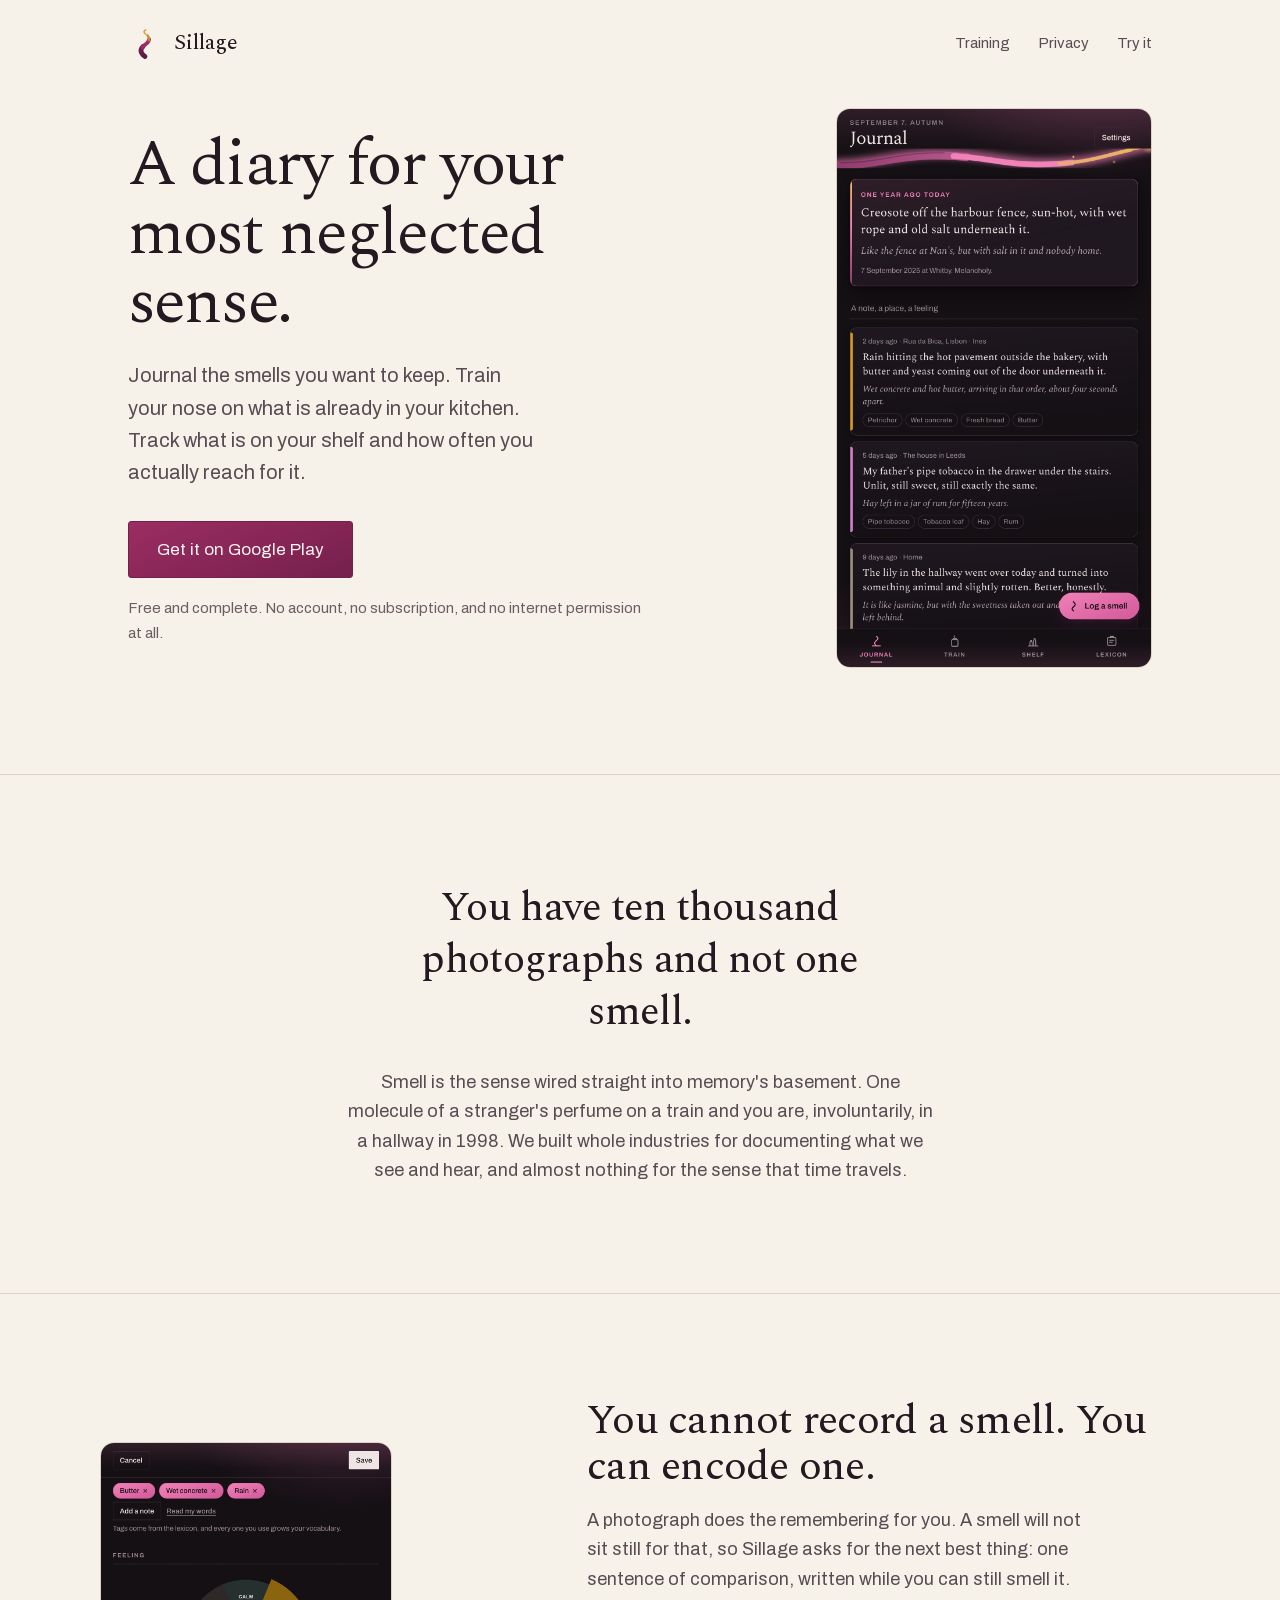
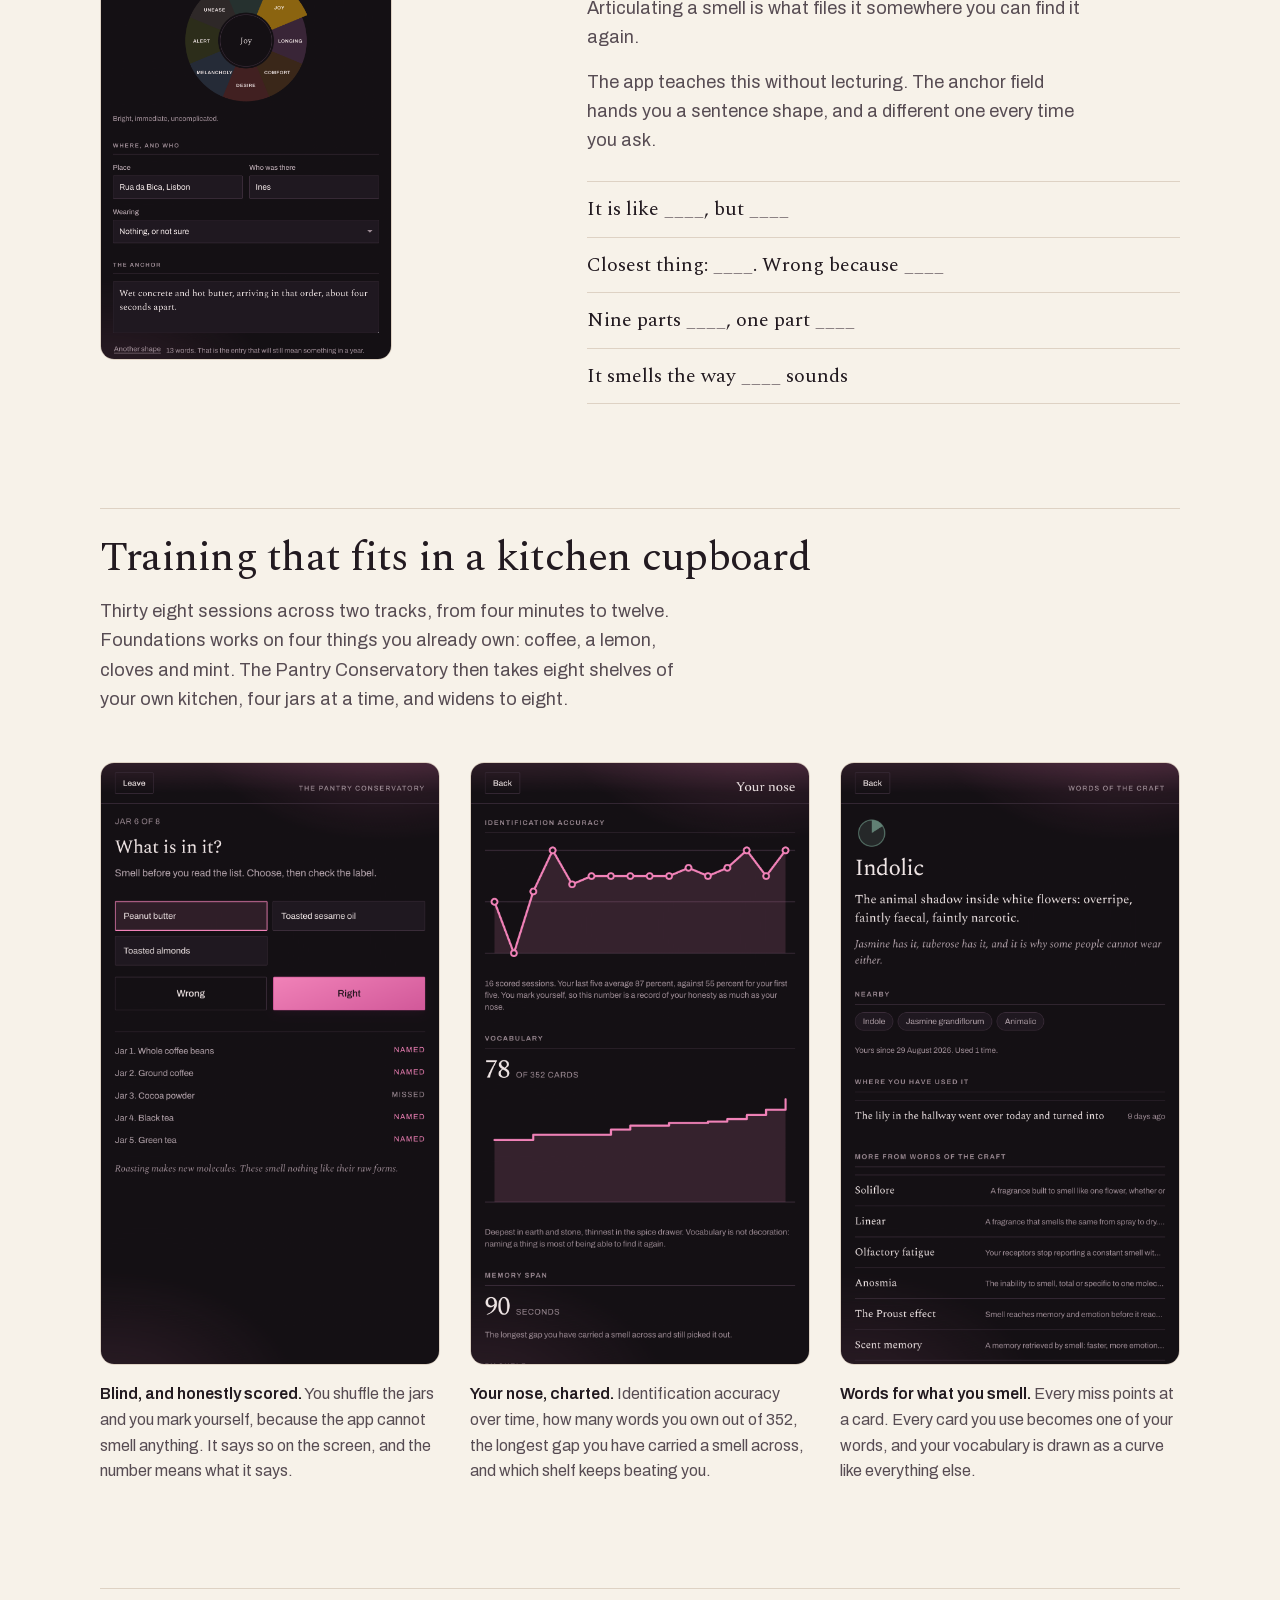
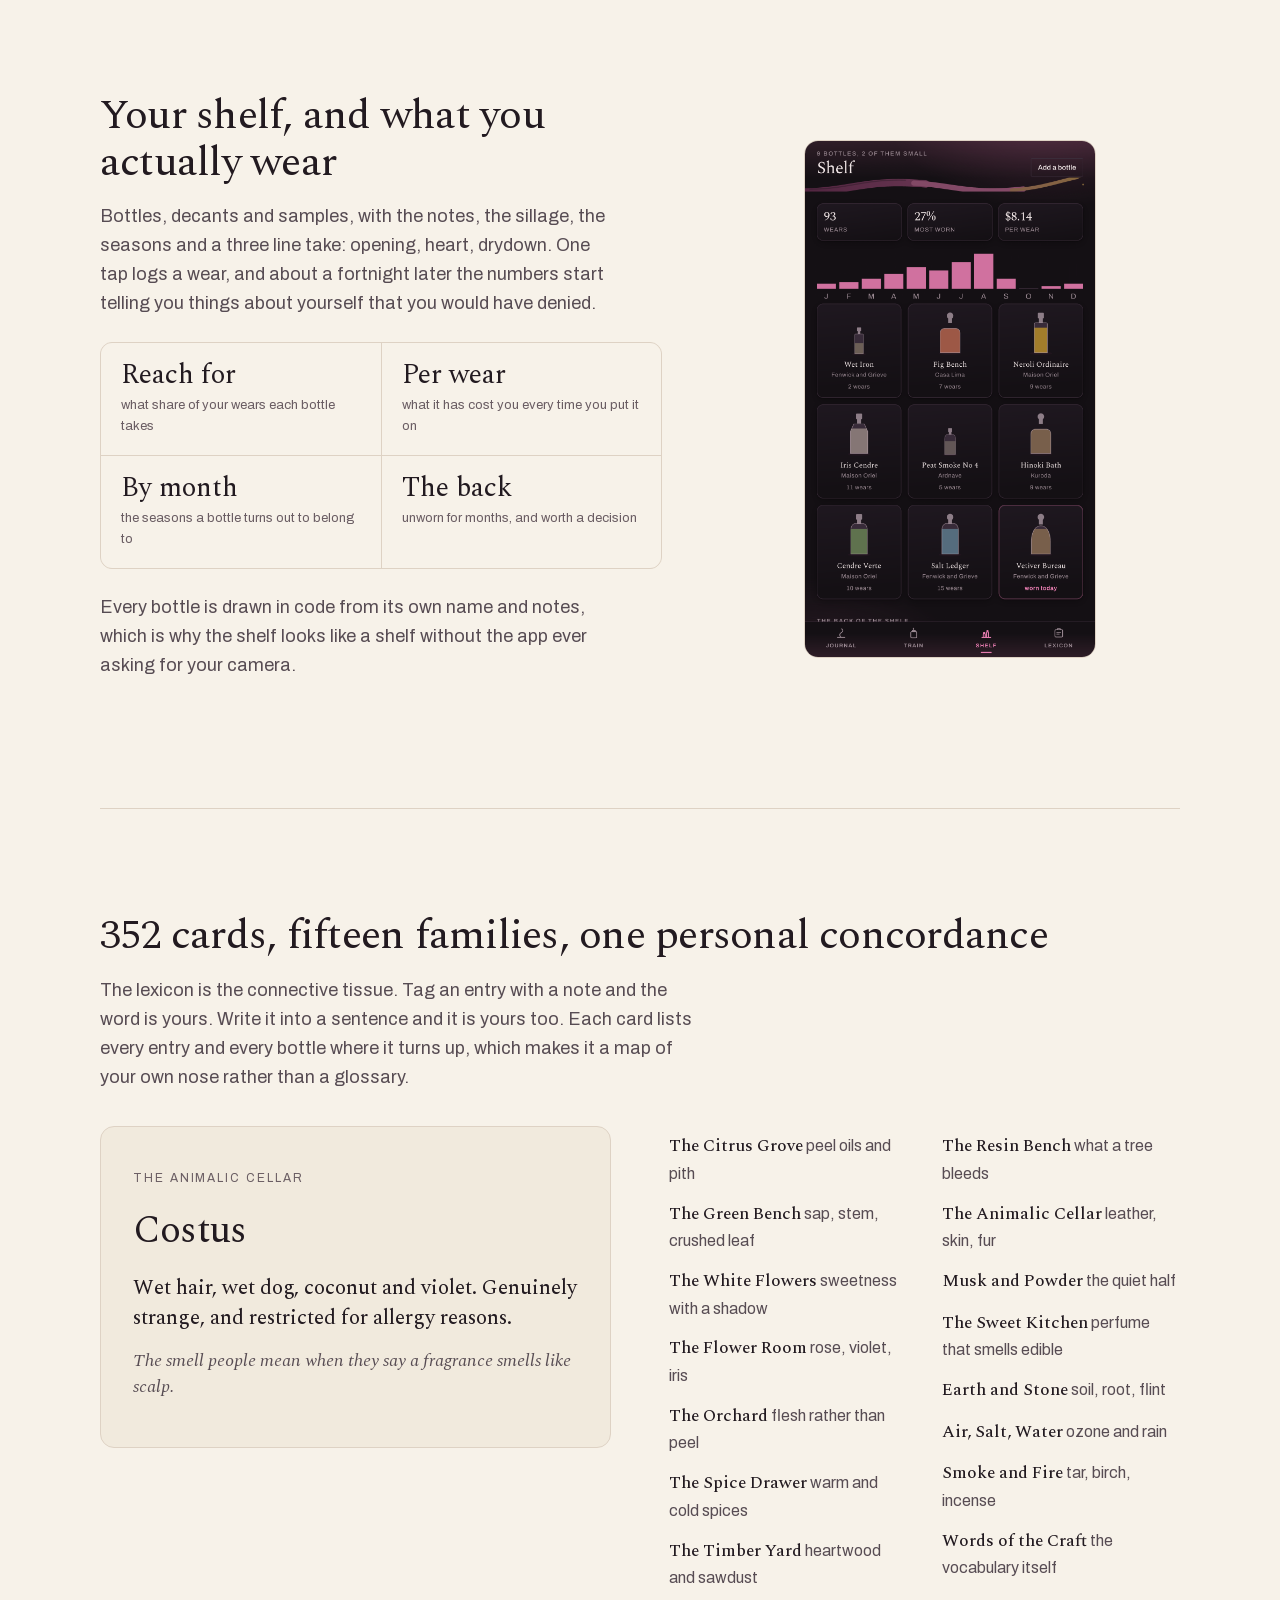
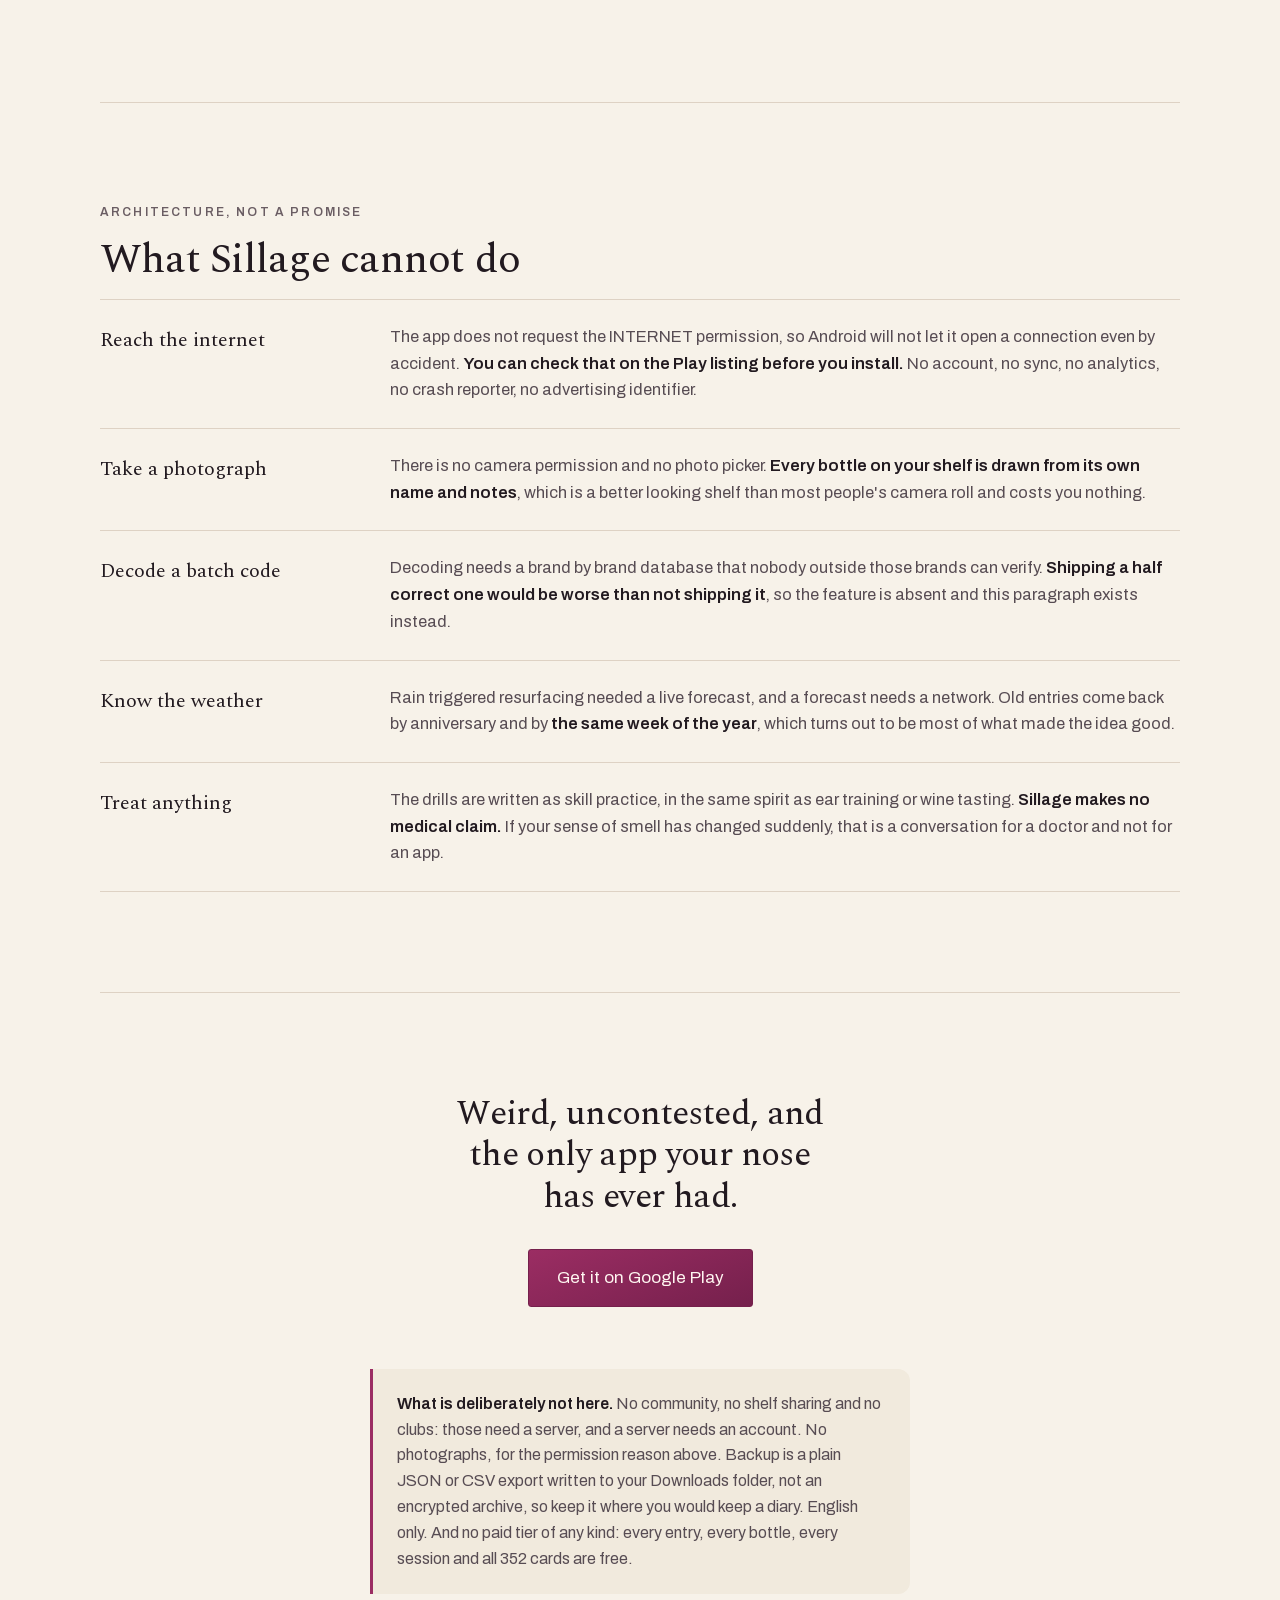
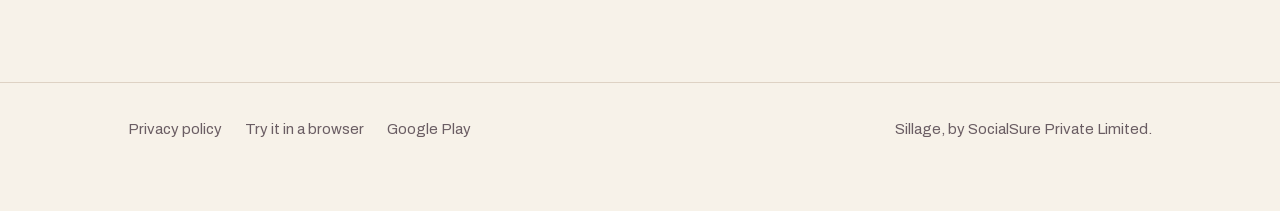
<file: docs/index.html>
<!doctype html>
<html lang="en">
<head>
<meta charset="utf-8">
<meta name="viewport" content="width=device-width, initial-scale=1">
<title>Sillage. A diary for your most neglected sense.</title>
<meta name="description" content="A journal for smells, a training programme for your nose, and a wear log for your perfumes. Offline, private, free, and with no internet permission at all.">
<meta property="og:title" content="Sillage. A diary for your most neglected sense.">
<meta property="og:description" content="You have ten thousand photographs and not one smell. Sillage is a scent journal, a nose-training curriculum and a collection manager, and none of it leaves your phone.">
<meta property="og:type" content="website">
<link rel="icon" href="shots/icon.png">
<link rel="stylesheet" href="fonts/fonts.css">
<style>
  :root {
    color-scheme: light dark;
    --paper: #F7F2E9; --paper-2: #F1EADD; --paper-3: #E9DFCE;
    --ink: #221A20; --soft: #574C53; --faint: #6A5D63;
    --hair: #DED2C4; --accent: #9B2D63; --accent-deep: #75204C; --accent-ink: #FFF6F1;
    --plum: #5A1B46; --gold: #D79A34;
    --sans: "Archivo", "Helvetica Neue", system-ui, -apple-system, sans-serif;
    --serif: "Spectral", Iowan Old Style, Palatino, Georgia, serif;
  }
  @media (prefers-color-scheme: dark) {
    :root { --paper: #141014; --paper-2: #1F1820; --paper-3: #2B212C;
            --ink: #EFE5E5; --soft: #B4A4AC; --faint: #9C8B94;
            --hair: #3A2C39; --accent: #F182B8; --accent-deep: #D2599A; --accent-ink: #1B0F17;
            --plum: #8E3A6C; --gold: #E8B85C; }
  }
  * { box-sizing: border-box; }
  html { scroll-behavior: smooth; }
  body { margin: 0; background: var(--paper); color: var(--ink); font-family: var(--sans);
         font-size: 18px; line-height: 1.62; -webkit-font-smoothing: antialiased; }
  .wrap { max-width: 1080px; margin: 0 auto; padding: 0 28px; }
  a { color: var(--accent); }
  img.shot { width: 100%; height: auto; display: block; border: 1px solid var(--hair); border-radius: 14px; }
  h2 { font-family: var(--serif); font-weight: 400; font-size: clamp(28px, 3.7vw, 42px);
       line-height: 1.1; letter-spacing: -0.018em; margin: 0 0 16px; }
  .eyebrow { font-size: 12px; letter-spacing: .18em; text-transform: uppercase; color: var(--faint);
             margin: 0 0 14px; font-weight: 600; }
  .cta { display: inline-block; background: linear-gradient(158deg, var(--accent), var(--accent-deep));
         color: var(--accent-ink); text-decoration: none;
         padding: 14px 28px; border-radius: 3px; font-size: 17px; border: 1px solid var(--accent-deep); }
  .cta:hover { opacity: .92; }

  nav { display: flex; align-items: center; justify-content: space-between; height: 86px; }
  .mark { display: flex; align-items: center; gap: 12px; font-family: var(--serif); font-size: 22px; }
  .mark svg { width: 34px; height: 34px; display: block; }
  nav a { color: var(--soft); text-decoration: none; font-size: 15px; margin-left: 24px; }
  nav a:hover { color: var(--ink); }

  /* 1. hero: prose left, phone right */
  .hero { display: grid; grid-template-columns: 1.08fr .92fr; gap: 64px; align-items: center; padding: 22px 0 106px; }
  .hero h1 { font-family: var(--serif); font-weight: 400; font-size: clamp(40px, 5.6vw, 66px);
             line-height: 1.04; letter-spacing: -0.028em; margin: 0 0 22px; }
  .hero p.stand { font-size: 20px; color: var(--soft); margin: 0 0 32px; max-width: 34ch; }
  .hero p.under { font-size: 15px; color: var(--faint); margin: 18px 0 0; }
  .hero img { max-width: 316px; margin-left: auto; }

  /* 2. the scene: one centred statement */
  .scene { border-top: 1px solid var(--hair); border-bottom: 1px solid var(--hair); padding: 108px 0; }
  .scene p.big { font-family: var(--serif); font-size: clamp(26px, 3.6vw, 41px); line-height: 1.26;
                 margin: 0 auto; max-width: 22ch; text-align: center; letter-spacing: -0.018em; }
  .scene p.after { font-size: 18px; color: var(--soft); max-width: 54ch; margin: 30px auto 0; text-align: center; }

  /* 3. the anchor: phone left, prose and scaffolds right */
  .anchor { display: grid; grid-template-columns: .84fr 1.16fr; gap: 58px; align-items: center; padding: 104px 0; }
  .anchor img { max-width: 292px; }
  .anchor p { color: var(--soft); margin: 0 0 16px; max-width: 46ch; }
  .scaffolds { margin: 26px 0 0; padding: 0; list-style: none; }
  .scaffolds li { font-family: var(--serif); font-size: 20px; color: var(--ink); padding: 11px 0;
                  border-top: 1px solid var(--hair); }
  .scaffolds li:last-child { border-bottom: 1px solid var(--hair); }
  .scaffolds em { font-style: italic; color: var(--faint); }

  /* 4. the training gallery */
  .gallery { padding: 26px 0 104px; border-top: 1px solid var(--hair); }
  .gallery .lead { color: var(--soft); max-width: 54ch; margin: 0 0 48px; }
  .strip { display: grid; grid-template-columns: repeat(3, 1fr); gap: 30px; }
  .strip figure { margin: 0; }
  .strip figcaption { color: var(--soft); font-size: 16px; margin-top: 16px; }
  .strip figcaption b { color: var(--ink); font-weight: 600; }

  /* 5. the shelf: numbers left, phone right */
  .shelf { display: grid; grid-template-columns: 1.1fr .9fr; gap: 58px; align-items: center;
           padding: 104px 0; border-top: 1px solid var(--hair); }
  .shelf img { max-width: 292px; margin: 0 auto; }
  .shelf p { color: var(--soft); margin: 0 0 24px; max-width: 46ch; }
  .facts { display: grid; grid-template-columns: 1fr 1fr; gap: 1px; background: var(--hair);
           border: 1px solid var(--hair); border-radius: 12px; overflow: hidden; }
  .facts > div { background: var(--paper); padding: 18px 20px; }
  .facts .n { font-family: var(--serif); font-size: 27px; line-height: 1.1; }
  .facts .l { font-size: 13px; color: var(--faint); margin-top: 4px; }

  /* 6. the lexicon: a real card, set as one */
  .lex { padding: 104px 0; border-top: 1px solid var(--hair); }
  .lexgrid { display: grid; grid-template-columns: 1fr 1fr; gap: 58px; align-items: start; margin-top: 34px; }
  .lexcard { background: var(--paper-2); border: 1px solid var(--hair); border-radius: 14px; padding: 30px 32px 26px; }
  .lexcard h3 { font-family: var(--serif); font-weight: 400; font-size: 38px; margin: 0 0 12px; letter-spacing: -0.02em; }
  .lexcard p.w { font-family: var(--serif); font-size: 21px; line-height: 1.42; margin: 0 0 14px; }
  .lexcard p.o { font-family: var(--serif); font-style: italic; font-size: 18px; line-height: 1.48; color: var(--soft); margin: 0 0 20px; }
  .lexcard .fam { font-size: 12px; letter-spacing: .16em; text-transform: uppercase; color: var(--faint); }
  .fams { columns: 2; column-gap: 34px; margin: 0; padding: 0; list-style: none; }
  .fams li { font-size: 16px; color: var(--soft); padding: 7px 0; break-inside: avoid; }
  .fams li b { color: var(--ink); font-weight: 500; font-family: var(--serif); font-size: 17px; }
  .lex .lead { color: var(--soft); max-width: 54ch; margin: 0; }

  /* 7. what it cannot do */
  .cannot { padding: 100px 0; border-top: 1px solid var(--hair); }
  .cannot .row { display: grid; grid-template-columns: 16rem 1fr; gap: 34px; padding: 24px 0;
                 border-top: 1px solid var(--hair); align-items: start; }
  .cannot .row:last-child { border-bottom: 1px solid var(--hair); }
  .cannot .k { font-family: var(--serif); font-size: 20px; }
  .cannot .v { margin: 0; color: var(--soft); font-size: 16.5px; }
  .cannot .v b { color: var(--ink); font-weight: 600; }

  /* 8. close */
  .close { text-align: center; padding: 100px 0 30px; border-top: 1px solid var(--hair); }
  .close p.line { font-family: var(--serif); font-size: clamp(25px, 3.2vw, 35px); max-width: 21ch;
                  margin: 0 auto 32px; line-height: 1.18; letter-spacing: -0.018em; }
  .note { background: var(--paper-2); border-left: 3px solid var(--accent); border-radius: 0 12px 12px 0;
          padding: 22px 24px; font-size: 16px; color: var(--soft); max-width: 60ch; margin: 62px auto 0; text-align: left; }
  .note b { color: var(--ink); font-weight: 600; }

  footer { border-top: 1px solid var(--hair); padding: 34px 0 70px; color: var(--faint); font-size: 15px; margin-top: 58px; }
  footer .row { display: flex; justify-content: space-between; gap: 22px; flex-wrap: wrap; }
  footer a { color: var(--faint); text-decoration: none; margin-right: 20px; }
  footer a:hover { color: var(--ink); }

  @media (max-width: 900px) {
    .hero, .anchor, .shelf, .lexgrid { grid-template-columns: 1fr; gap: 44px; }
    .hero { padding-bottom: 72px; }
    .anchor, .shelf, .lex { padding: 74px 0; }
    .hero img, .anchor img, .shelf img { max-width: 292px; margin: 0 auto; }
    .strip { grid-template-columns: 1fr; gap: 46px; max-width: 320px; margin: 0 auto; }
    .cannot .row { grid-template-columns: 1fr; gap: 10px; }
    .fams { columns: 1; }
    .scene { padding: 76px 0; }
    nav { height: 70px; }
    nav a { margin-left: 16px; font-size: 14px; }
  }
</style>
</head>
<body>

<div class="wrap">
  <nav>
    <span class="mark">
      <svg viewBox="20 16 68 76" aria-hidden="true">
        <defs>
          <linearGradient id="mkbase" x1="0.5" y1="1" x2="0.5" y2="0">
            <stop offset="0" stop-color="var(--plum)"/><stop offset="1" stop-color="var(--accent)"/>
          </linearGradient>
          <linearGradient id="mklift" x1="0.5" y1="1" x2="0.5" y2="0">
            <stop offset="0" stop-color="var(--accent)"/><stop offset="1" stop-color="var(--gold)"/>
          </linearGradient>
        </defs>
        <path d="M54 84C42 76 42 66 54 58c12-8 12-17.5 1.5-24" fill="none" stroke="url(#mkbase)"
              stroke-width="10.8" stroke-linecap="round" pathLength="100" stroke-dasharray="44 200"/>
        <path d="M54 84C42 76 42 66 54 58c12-8 12-17.5 1.5-24" fill="none" stroke="var(--accent)"
              stroke-width="8.4" stroke-linecap="round" pathLength="100" stroke-dasharray="36 200" stroke-dashoffset="-40"/>
        <path d="M54 84C42 76 42 66 54 58c12-8 12-17.5 1.5-24" fill="none" stroke="url(#mklift)"
              stroke-width="5.2" stroke-linecap="round" pathLength="100" stroke-dasharray="21 200" stroke-dashoffset="-72"/>
        <path d="M55.5 34c-5-3.2-5-7.5.5-9.5" fill="none" stroke="var(--gold)" stroke-width="3.2" stroke-linecap="round"/>
      </svg>
      Sillage
    </span>
    <span>
      <a href="#train">Training</a>
      <a href="#private">Privacy</a>
      <a href="play/">Try it</a>
    </span>
  </nav>

  <header class="hero">
    <div>
      <h1>A diary for your most neglected sense.</h1>
      <p class="stand">Journal the smells you want to keep. Train your nose on what is already in your kitchen. Track what is on your shelf and how often you actually reach for it.</p>
      <a class="cta" href="https://play.google.com/store/apps/details?id=com.mohdshayan.sillage">Get it on Google Play</a>
      <p class="under">Free and complete. No account, no subscription, and no internet permission at all.</p>
    </div>
    <img class="shot" src="shots/01-journal.png" width="1080" height="1920"
         alt="The Journal screen: the trail drawn under the masthead, a memory from one year ago today, then a stream of scent entries with note tags and a coloured edge for the feeling.">
  </header>
</div>

<section class="scene">
  <div class="wrap">
    <p class="big">You have ten thousand photographs and not one smell.</p>
    <p class="after">Smell is the sense wired straight into memory's basement. One molecule of a stranger's
      perfume on a train and you are, involuntarily, in a hallway in 1998. We built whole industries for
      documenting what we see and hear, and almost nothing for the sense that time travels.</p>
  </div>
</section>

<section class="anchor wrap">
  <img class="shot" src="shots/02-entry.png" width="1080" height="1920"
       alt="The entry screen: what you smelled, note tags drawn from the lexicon, an eight-part emotion wheel with Joy selected, and the place and people fields.">
  <div>
    <h2>You cannot record a smell. You can encode one.</h2>
    <p>A photograph does the remembering for you. A smell will not sit still for that, so Sillage asks for
      the next best thing: one sentence of comparison, written while you can still smell it. Articulating a
      smell is what files it somewhere you can find it again.</p>
    <p>The app teaches this without lecturing. The anchor field hands you a sentence shape, and a different
      one every time you ask.</p>
    <ul class="scaffolds">
      <li>It is like <em>____</em>, but <em>____</em></li>
      <li>Closest thing: <em>____</em>. Wrong because <em>____</em></li>
      <li>Nine parts <em>____</em>, one part <em>____</em></li>
      <li>It smells the way <em>____</em> sounds</li>
    </ul>
  </div>
</section>

<section class="gallery wrap" id="train">
  <h2>Training that fits in a kitchen cupboard</h2>
  <p class="lead">Thirty eight sessions across two tracks, from four minutes to twelve. Foundations works on
    four things you already own: coffee, a lemon, cloves and mint. The Pantry Conservatory then takes eight
    shelves of your own kitchen, four jars at a time, and widens to eight.</p>
  <div class="strip">
    <figure>
      <img class="shot" src="shots/03-drill.png" width="1080" height="1920"
           alt="A blind identification round: jar six of eight, a shortlist of the materials still unnamed, and the jars already named or missed listed underneath.">
      <figcaption><b>Blind, and honestly scored.</b> You shuffle the jars and you mark yourself, because the
        app cannot smell anything. It says so on the screen, and the number means what it says.</figcaption>
    </figure>
    <figure>
      <img class="shot" src="shots/04-nose.png" width="1080" height="1920"
           alt="The skill dashboard: an accuracy curve across sixteen scored sessions, a vocabulary growth chart, and a memory span figure of ninety seconds.">
      <figcaption><b>Your nose, charted.</b> Identification accuracy over time, how many words you own out of
        352, the longest gap you have carried a smell across, and which shelf keeps beating you.</figcaption>
    </figure>
    <figure>
      <img class="shot" src="shots/06-lexicon.png" width="1080" height="1920"
           alt="The lexicon card for indolic: what it is, where you meet it, nearby cards, and the journal entry where the word was used.">
      <figcaption><b>Words for what you smell.</b> Every miss points at a card. Every card you use becomes
        one of your words, and your vocabulary is drawn as a curve like everything else.</figcaption>
    </figure>
  </div>
</section>

<section class="shelf wrap">
  <div>
    <h2>Your shelf, and what you actually wear</h2>
    <p>Bottles, decants and samples, with the notes, the sillage, the seasons and a three line take:
      opening, heart, drydown. One tap logs a wear, and about a fortnight later the numbers start telling
      you things about yourself that you would have denied.</p>
    <div class="facts">
      <div><div class="n">Reach for</div><div class="l">what share of your wears each bottle takes</div></div>
      <div><div class="n">Per wear</div><div class="l">what it has cost you every time you put it on</div></div>
      <div><div class="n">By month</div><div class="l">the seasons a bottle turns out to belong to</div></div>
      <div><div class="n">The back</div><div class="l">unworn for months, and worth a decision</div></div>
    </div>
    <p style="margin-top:24px">Every bottle is drawn in code from its own name and notes, which is why the
      shelf looks like a shelf without the app ever asking for your camera.</p>
  </div>
  <img class="shot" src="shots/05-shelf.png" width="1080" height="1920"
       alt="The Shelf screen: nine drawn bottles in a grid with wear counts, a row of statistics, and a strip showing wears by month.">
</section>

<section class="lex wrap">
  <h2>352 cards, fifteen families, one personal concordance</h2>
  <p class="lead">The lexicon is the connective tissue. Tag an entry with a note and the word is yours.
    Write it into a sentence and it is yours too. Each card lists every entry and every bottle where it
    turns up, which makes it a map of your own nose rather than a glossary.</p>
  <div class="lexgrid">
    <div class="lexcard">
      <p class="fam">The Animalic Cellar</p>
      <h3>Costus</h3>
      <p class="w">Wet hair, wet dog, coconut and violet. Genuinely strange, and restricted for allergy reasons.</p>
      <p class="o">The smell people mean when they say a fragrance smells like scalp.</p>
    </div>
    <ul class="fams">
      <li><b>The Citrus Grove</b> peel oils and pith</li>
      <li><b>The Green Bench</b> sap, stem, crushed leaf</li>
      <li><b>The White Flowers</b> sweetness with a shadow</li>
      <li><b>The Flower Room</b> rose, violet, iris</li>
      <li><b>The Orchard</b> flesh rather than peel</li>
      <li><b>The Spice Drawer</b> warm and cold spices</li>
      <li><b>The Timber Yard</b> heartwood and sawdust</li>
      <li><b>The Resin Bench</b> what a tree bleeds</li>
      <li><b>The Animalic Cellar</b> leather, skin, fur</li>
      <li><b>Musk and Powder</b> the quiet half</li>
      <li><b>The Sweet Kitchen</b> perfume that smells edible</li>
      <li><b>Earth and Stone</b> soil, root, flint</li>
      <li><b>Air, Salt, Water</b> ozone and rain</li>
      <li><b>Smoke and Fire</b> tar, birch, incense</li>
      <li><b>Words of the Craft</b> the vocabulary itself</li>
    </ul>
  </div>
</section>

<section class="cannot wrap" id="private">
  <p class="eyebrow">Architecture, not a promise</p>
  <h2>What Sillage cannot do</h2>
  <div class="row"><span class="k">Reach the internet</span>
    <p class="v">The app does not request the INTERNET permission, so Android will not let it open a
      connection even by accident. <b>You can check that on the Play listing before you install.</b> No
      account, no sync, no analytics, no crash reporter, no advertising identifier.</p></div>
  <div class="row"><span class="k">Take a photograph</span>
    <p class="v">There is no camera permission and no photo picker. <b>Every bottle on your shelf is drawn
      from its own name and notes</b>, which is a better looking shelf than most people's camera roll and
      costs you nothing.</p></div>
  <div class="row"><span class="k">Decode a batch code</span>
    <p class="v">Decoding needs a brand by brand database that nobody outside those brands can verify.
      <b>Shipping a half correct one would be worse than not shipping it</b>, so the feature is absent and
      this paragraph exists instead.</p></div>
  <div class="row"><span class="k">Know the weather</span>
    <p class="v">Rain triggered resurfacing needed a live forecast, and a forecast needs a network. Old
      entries come back by anniversary and by <b>the same week of the year</b>, which turns out to be most
      of what made the idea good.</p></div>
  <div class="row"><span class="k">Treat anything</span>
    <p class="v">The drills are written as skill practice, in the same spirit as ear training or wine
      tasting. <b>Sillage makes no medical claim.</b> If your sense of smell has changed suddenly, that is a
      conversation for a doctor and not for an app.</p></div>
</section>

<section class="close wrap">
  <p class="line">Weird, uncontested, and the only app your nose has ever had.</p>
  <a class="cta" href="https://play.google.com/store/apps/details?id=com.mohdshayan.sillage">Get it on Google Play</a>
  <div class="note">
    <b>What is deliberately not here.</b> No community, no shelf sharing and no clubs: those need a server,
    and a server needs an account. No photographs, for the permission reason above. Backup is a plain JSON
    or CSV export written to your Downloads folder, not an encrypted archive, so keep it where you would
    keep a diary. English only. And no paid tier of any kind: every entry, every bottle, every session and
    all 352 cards are free.
  </div>
</section>

<footer>
  <div class="wrap row">
    <span>
      <a href="privacy-policy.html">Privacy policy</a>
      <a href="play/">Try it in a browser</a>
      <a href="https://play.google.com/store/apps/details?id=com.mohdshayan.sillage">Google Play</a>
    </span>
    <span>Sillage, by SocialSure Private Limited.</span>
  </div>
</footer>

</body>
</html>
</file>
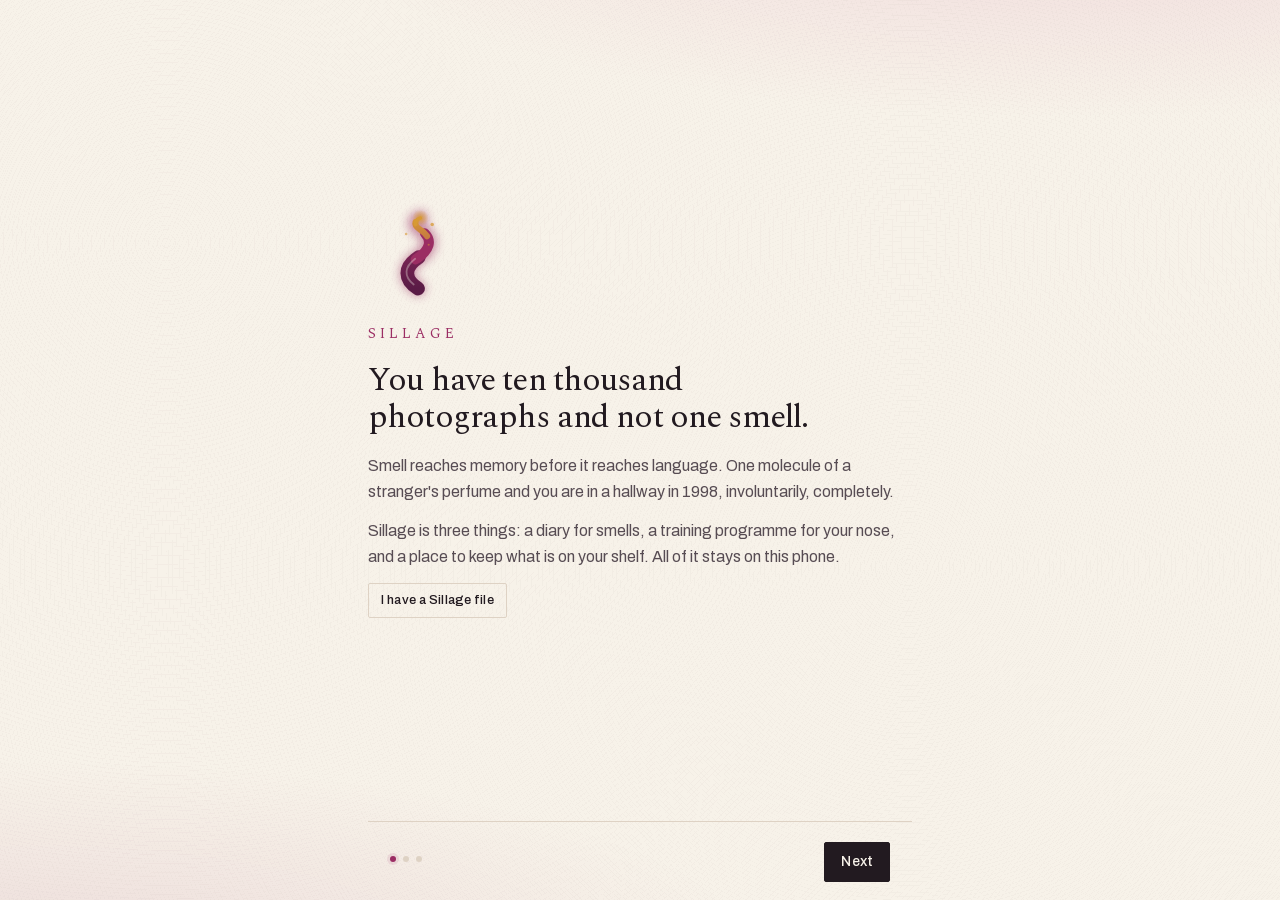
<file: web/index.html>
<!doctype html>
<html lang="en">
<head>
<meta charset="utf-8">
<meta name="viewport" content="width=device-width, initial-scale=1, maximum-scale=1, user-scalable=no, viewport-fit=cover">
<meta name="color-scheme" content="light dark">
<title>Sillage</title>
<link rel="icon" href="data:,">
<link rel="stylesheet" href="fonts/fonts.css">
<link rel="stylesheet" href="css/style.css">
</head>
<body>

<main id="stage">

  <!-- ONBOARDING -->
  <section class="screen" id="onboard" hidden>
    <div class="ob-track">
      <article class="ob-card" data-step="0">
        <span class="ob-mark" id="obMark" aria-hidden="true"></span>
        <p class="ob-kicker">Sillage</p>
        <h1 class="ob-line">You have ten thousand photographs and not one smell.</h1>
        <p class="ob-sub">Smell reaches memory before it reaches language. One molecule of a stranger's perfume and you are in a hallway in 1998, involuntarily, completely.</p>
        <p class="ob-sub">Sillage is three things: a diary for smells, a training programme for your nose, and a place to keep what is on your shelf. All of it stays on this phone.</p>
        <div class="btnrow">
          <label class="btn ghost small filelabel">I have a Sillage file<input type="file" id="obRestore" accept=".json" hidden></label>
        </div>
        <p class="ob-note" id="obRestoreNote"></p>
      </article>

      <article class="ob-card" data-step="1">
        <h2 class="ob-line small">You cannot record a smell. You can encode one.</h2>
        <p class="ob-sub">The trick is comparison. An adjective evaporates; a comparison sticks. Every entry asks you for one sentence of it, and hands you a shape to fill in.</p>
        <div class="field">
          <label for="obAnchor">Try it now. Something you can smell, or remember smelling.</label>
          <textarea id="obAnchor" rows="3" maxlength="240" placeholder="It is like wet cardboard and oranges, but warmer"></textarea>
          <p class="help" id="obAnchorNote">This is the whole technique. It gets easier immediately.</p>
        </div>
      </article>

      <article class="ob-card" data-step="2">
        <h2 class="ob-line small">A few minutes, most mornings.</h2>
        <p class="ob-sub">Training is short and it uses what is already in your kitchen. Coffee, a lemon, cloves and mint will get you through the first week.</p>
        <div class="field row spread">
          <div><label for="obRemind">Remind me to train</label>
            <p class="help">One notification, composed on this device. You can turn it off at any time.</p></div>
          <input type="checkbox" id="obRemind">
        </div>
        <div class="field row">
          <div class="half"><label for="obTime">At</label><input type="time" id="obTime" value="07:00"></div>
          <div class="half"><label for="obHemi">You are in the</label>
            <select id="obHemi">
              <option value="north">Northern hemisphere</option>
              <option value="south">Southern hemisphere</option>
            </select></div>
        </div>
        <p class="help">The hemisphere is only used to decide which season an entry belongs to, so that a cold first morning surfaces last year's cold first morning.</p>
      </article>
    </div>

    <div class="ob-foot">
      <div class="ob-dots" id="obDots"></div>
      <div class="btnrow tight">
        <button class="btn ghost small" id="obBack" hidden>Back</button>
        <button class="btn" id="obNext">Next</button>
      </div>
    </div>
  </section>

  <!-- JOURNAL -->
  <section class="screen view" id="v-journal" hidden>
    <div class="topbar mast tall">
      <span class="mastart" id="mastJournal" aria-hidden="true"></span>
      <div>
        <p class="eyebrow" id="journalDay"></p>
        <h1 class="title">Journal</h1>
      </div>
      <button class="btn ghost small" id="toSettings">Settings</button>
    </div>
    <div class="scroller">
      <div id="resurface"></div>
      <div class="searchrow">
        <input type="search" id="entrySearch" placeholder="A note, a place, a feeling" aria-label="Search your entries">
      </div>
      <div id="entryStream"></div>
      <div id="journalEmpty" hidden></div>
      <p class="effort" id="weekLine"></p>
    </div>
    <button class="fab" id="newEntry" aria-label="New entry">
      <svg class="fabmark" viewBox="16 16 76 76" aria-hidden="true" focusable="false">
        <path d="M54 84C42 76 42 66 54 58c12-8 12-17.5 1.5-24" stroke-width="7"/>
        <path d="M55.5 34c-5-3.2-5-7.5.5-9.5" stroke-width="4.6"/>
      </svg>
      <span class="fabtext">Log a smell</span>
    </button>
  </section>

  <!-- TRAIN -->
  <section class="screen view" id="v-train" hidden>
    <div class="topbar mast">
      <span class="mastart" id="mastTrain" aria-hidden="true"></span>
      <div>
        <p class="eyebrow" id="trainEyebrow"></p>
        <h1 class="title">Train</h1>
      </div>
      <button class="btn ghost small" id="toSkill">Your nose</button>
    </div>
    <div class="scroller">
      <div id="todaySession"></div>
      <h2 class="sub">Tracks</h2>
      <div id="trackList"></div>
      <h2 class="sub">How the scoring works</h2>
      <p class="help long">You shuffle the jars and you mark yourself. Sillage cannot smell anything, so the number on your accuracy curve is exactly as honest as you are. Marking a miss is worth more than marking a hit: it is the only way the app knows which shelf to send you back to.</p>
    </div>
  </section>

  <!-- SHELF -->
  <section class="screen view" id="v-shelf" hidden>
    <div class="topbar mast">
      <span class="mastart" id="mastShelf" aria-hidden="true"></span>
      <div>
        <p class="eyebrow" id="shelfCount"></p>
        <h1 class="title">Shelf</h1>
      </div>
      <button class="btn ghost small" id="addBottle">Add a bottle</button>
    </div>
    <div class="scroller">
      <div id="shelfStats"></div>
      <div id="bottleGrid" class="grid"></div>
      <div id="shelfEmpty" hidden></div>
      <div id="neglected"></div>
    </div>
  </section>

  <!-- LEXICON -->
  <section class="screen view" id="v-lexicon" hidden>
    <div class="topbar mast">
      <span class="mastart" id="mastLexicon" aria-hidden="true"></span>
      <div>
        <p class="eyebrow" id="lexEyebrow"></p>
        <h1 class="title">Lexicon</h1>
      </div>
      <button class="btn ghost small" id="lexMode">Yours</button>
    </div>
    <div class="scroller">
      <div class="searchrow">
        <input type="search" id="lexSearch" placeholder="Find a word" aria-label="Search the lexicon">
      </div>
      <div id="lexBody"></div>
    </div>
  </section>

  <!-- ENTRY FLOW -->
  <section class="screen view" id="v-entry" hidden>
    <div class="topbar">
      <button class="btn ghost small" id="entryCancel">Cancel</button>
      <button class="btn small" id="entrySave">Save</button>
    </div>
    <div class="scroller">
      <p class="eyebrow" id="entryWhen"></p>
      <h1 class="title" id="entryTitle">What did you smell?</h1>

      <div class="field">
        <textarea id="eText" rows="3" maxlength="600" placeholder="Rain hitting the hot pavement outside the bakery" aria-label="What you smelled"></textarea>
      </div>

      <h2 class="sub">Notes</h2>
      <div class="chiprow" id="eTags"></div>
      <div class="btnrow tight">
        <button class="btn ghost small" id="eAddTag">Add a note</button>
        <button class="btn bare" id="eSuggest">Read my words</button>
      </div>
      <p class="help" id="eTagNote">Tags come from the lexicon, and every one you use grows your vocabulary.</p>

      <h2 class="sub">Feeling</h2>
      <div id="eWheel" class="wheelwrap"></div>
      <p class="help" id="eFeelNote"></p>

      <h2 class="sub">Where, and who</h2>
      <div class="field row">
        <div class="half"><label for="ePlace">Place</label>
          <input type="text" id="ePlace" maxlength="80" autocomplete="off" placeholder="Rua da Bica, Lisbon"></div>
        <div class="half"><label for="ePeople">Who was there</label>
          <input type="text" id="ePeople" maxlength="120" autocomplete="off" placeholder="Comma separated"></div>
      </div>
      <div class="field">
        <label for="eBottle">Wearing</label>
        <select id="eBottle"></select>
      </div>

      <h2 class="sub">The anchor</h2>
      <div class="field">
        <textarea id="eAnchor" rows="3" maxlength="240" aria-label="One sentence of comparison"></textarea>
        <div class="btnrow tight">
          <button class="btn bare" id="eScaffold">Another shape</button>
          <span class="help" id="eAnchorCount"></span>
        </div>
      </div>

      <div class="btnrow">
        <button class="btn ghost small danger" id="eDelete" hidden>Delete this entry</button>
      </div>
    </div>
  </section>

  <!-- DRILL -->
  <section class="screen view" id="v-drill" hidden>
    <div class="topbar">
      <button class="btn ghost small" id="drillQuit">Leave</button>
      <p class="eyebrow" id="drillStep"></p>
    </div>
    <div class="scroller" id="drillBody"></div>
  </section>

  <!-- BOTTLE -->
  <section class="screen view" id="v-bottle" hidden>
    <div class="topbar">
      <button class="btn ghost small" id="bottleBack">Back</button>
      <button class="btn ghost small" id="bottleEdit">Edit</button>
    </div>
    <div class="scroller" id="bottleBody"></div>
  </section>

  <!-- LEXICON CARD -->
  <section class="screen view" id="v-card" hidden>
    <div class="topbar">
      <button class="btn ghost small" id="cardBack">Back</button>
      <p class="eyebrow" id="cardFamily"></p>
    </div>
    <div class="scroller" id="cardBody"></div>
  </section>

  <!-- SKILL DASHBOARD -->
  <section class="screen view" id="v-skill" hidden>
    <div class="topbar">
      <button class="btn ghost small" id="skillBack">Back</button>
      <h1 class="title small">Your nose</h1>
    </div>
    <div class="scroller" id="skillBody"></div>
  </section>

  <!-- SETTINGS -->
  <section class="screen view" id="v-settings" hidden>
    <div class="topbar">
      <button class="btn ghost small" id="settingsBack">Back</button>
      <h1 class="title small">Settings</h1>
    </div>
    <div class="scroller">
      <h2 class="sub">Training</h2>
      <div class="field row spread">
        <div><label for="setRemind">Remind me</label>
          <p class="help">One notification for the next session, composed here and scheduled by Android.</p></div>
        <input type="checkbox" id="setRemind">
      </div>
      <div class="field row">
        <div class="half"><label for="setTime">At</label><input type="time" id="setTime"></div>
        <div class="half"><label for="setEvery">How often</label>
          <select id="setEvery">
            <option value="1">Every day</option>
            <option value="2">Every other day</option>
            <option value="3">Every third day</option>
            <option value="7">Once a week</option>
          </select></div>
      </div>

      <h2 class="sub">Resurfacing</h2>
      <div class="field row spread">
        <div><label for="setResurface">Bring old entries back</label>
          <p class="help">Anniversaries, and the same week of the year. A soft haptic pulse when one lands.</p></div>
        <input type="checkbox" id="setResurface">
      </div>
      <div class="field">
        <label for="setHemi">Hemisphere</label>
        <select id="setHemi">
          <option value="north">Northern</option>
          <option value="south">Southern</option>
        </select>
        <p class="help">Used only to decide which season an entry belongs to.</p>
      </div>

      <h2 class="sub">The shelf</h2>
      <div class="field row">
        <div class="half"><label for="setCurrency">Currency mark</label>
          <input type="text" id="setCurrency" maxlength="3" autocomplete="off"></div>
        <div class="half"><label for="setPrices">Show prices</label>
          <div class="switchrow"><input type="checkbox" id="setPrices"></div></div>
      </div>
      <p class="help">Prices are private and stay on this device. Turn them off if you hand your phone around.</p>

      <h2 class="sub">What Sillage cannot do</h2>
      <ul class="plainlist">
        <li>Reach the internet. The app does not hold the permission, so it cannot open a connection at all.</li>
        <li>Decode batch codes. That needs a brand database nobody can verify, so it is not here rather than half here.</li>
        <li>Take photographs. There is no camera permission. Every bottle on your shelf is drawn from its own name.</li>
        <li>Know the weather. Rain-triggered resurfacing needed a live forecast, so entries come back by date and by season instead.</li>
      </ul>

      <h2 class="sub">Your notebook</h2>
      <p class="help long" id="countLine"></p>
      <div class="btnrow">
        <button class="btn ghost small" id="exJson">Export JSON</button>
        <button class="btn ghost small" id="exCsv">Entries CSV</button>
        <button class="btn ghost small" id="exShelf">Shelf CSV</button>
        <label class="btn ghost small filelabel">Import<input type="file" id="importFile" accept=".json" hidden></label>
      </div>
      <p class="help" id="ioNote"></p>
      <div class="btnrow">
        <button class="btn ghost small danger" id="eraseBtn">Erase everything</button>
      </div>
      <p class="help long">An export is a plain file written to your Downloads folder by your own tap. It is not encrypted, so keep it where you would keep a diary.</p>

      <p class="colophon">Sillage. A diary for your most neglected sense.<br>Free and complete. No account, no subscription, no ads.</p>
    </div>
  </section>
</main>

<nav id="tabs" hidden>
  <button data-view="journal" class="tab is-on">Journal</button>
  <button data-view="train" class="tab">Train</button>
  <button data-view="shelf" class="tab">Shelf</button>
  <button data-view="lexicon" class="tab">Lexicon</button>
</nav>

<!-- NOTE PICKER -->
<div id="sheetTags" class="sheet" hidden>
  <div class="sheet-panel tall">
    <p class="sheet-title">Notes</p>
      <input type="search" id="tagSearch" placeholder="Search the lexicon" aria-label="Search notes">
    <div id="tagResults" class="taglist"></div>
    <div class="btnrow end">
      <button class="btn" id="tagDone">Done</button>
    </div>
  </div>
</div>

<!-- WEAR -->
<div id="sheetWear" class="sheet" hidden>
  <div class="sheet-panel">
    <p class="sheet-title" id="wearTitle"></p>
    <p class="sheet-sub">What is today?</p>
    <div class="chiprow" id="wearContexts" role="group" aria-label="Context"></div>
    <div class="field row">
      <div class="half"><label for="wearSprays">Sprays</label>
        <input type="number" id="wearSprays" min="1" max="20" inputmode="numeric" placeholder="Optional"></div>
      <div class="half"><label for="wearDate">Day</label>
        <input type="date" id="wearDate"></div>
    </div>
    <div class="btnrow end">
      <button class="btn ghost small" id="wearCancel">Cancel</button>
      <button class="btn" id="wearSave">Log it</button>
    </div>
  </div>
</div>

<!-- BOTTLE EDITOR -->
<div id="sheetBottle" class="sheet" hidden>
  <div class="sheet-panel tall">
    <p class="sheet-title" id="bottleSheetTitle">Add a bottle</p>
    <div class="field row">
      <div class="half"><label for="bName">Name</label>
        <input type="text" id="bName" maxlength="60" autocomplete="off" placeholder="Terre d'Hermes"></div>
      <div class="half"><label for="bHouse">House</label>
        <input type="text" id="bHouse" maxlength="40" autocomplete="off" placeholder="Hermes"></div>
    </div>
    <div class="field row">
      <div class="half"><label for="bSize">Size, ml</label>
        <input type="number" id="bSize" min="1" max="1000" inputmode="numeric" placeholder="100"></div>
      <div class="half"><label for="bStatus">What it is</label>
        <select id="bStatus"></select></div>
    </div>
    <div class="field row">
      <div class="half"><label for="bPrice">Price paid</label>
        <input type="number" id="bPrice" min="0" step="0.01" inputmode="decimal" placeholder="Private"></div>
      <div class="half"><label for="bAcquired">Acquired</label>
        <input type="date" id="bAcquired"></div>
    </div>
    <label class="mt">Notes on the bottle</label>
    <div class="chiprow" id="bNotes"></div>
    <div class="btnrow tight"><button class="btn ghost small" id="bAddNote">Add a note</button></div>

    <label for="bSillage" class="mt">Sillage</label>
    <div class="chiprow" id="bSillage" role="radiogroup" aria-label="Sillage"></div>
    <label class="mt">Seasons it works</label>
    <div class="chiprow" id="bSeasons" role="group" aria-label="Seasons"></div>

    <p class="sheet-sub mt">Your take, in three lines</p>
    <input type="text" id="bOpening" maxlength="120" autocomplete="off" placeholder="Opening" aria-label="Opening">
    <input type="text" id="bHeart" maxlength="120" autocomplete="off" placeholder="Heart" aria-label="Heart" class="mt6">
    <input type="text" id="bDrydown" maxlength="120" autocomplete="off" placeholder="Drydown" aria-label="Drydown" class="mt6">
    <label for="bStory" class="mt">How it arrived</label>
    <input type="text" id="bStory" maxlength="160" autocomplete="off" placeholder="Optional. Bought in Rome, the day it rained.">

    <div class="btnrow end">
      <button class="btn ghost small danger" id="bDelete" hidden>Remove</button>
      <button class="btn ghost small" id="bCancel">Cancel</button>
      <button class="btn" id="bSave">Save</button>
    </div>
  </div>
</div>

<p id="toast" class="toast" hidden></p>

<script src="js/lexicon.js"></script>
<script src="js/content.js"></script>
<script src="js/art.js"></script>
<script src="js/store.js"></script>
<script src="js/app.js"></script>
</body>
</html>
</file>
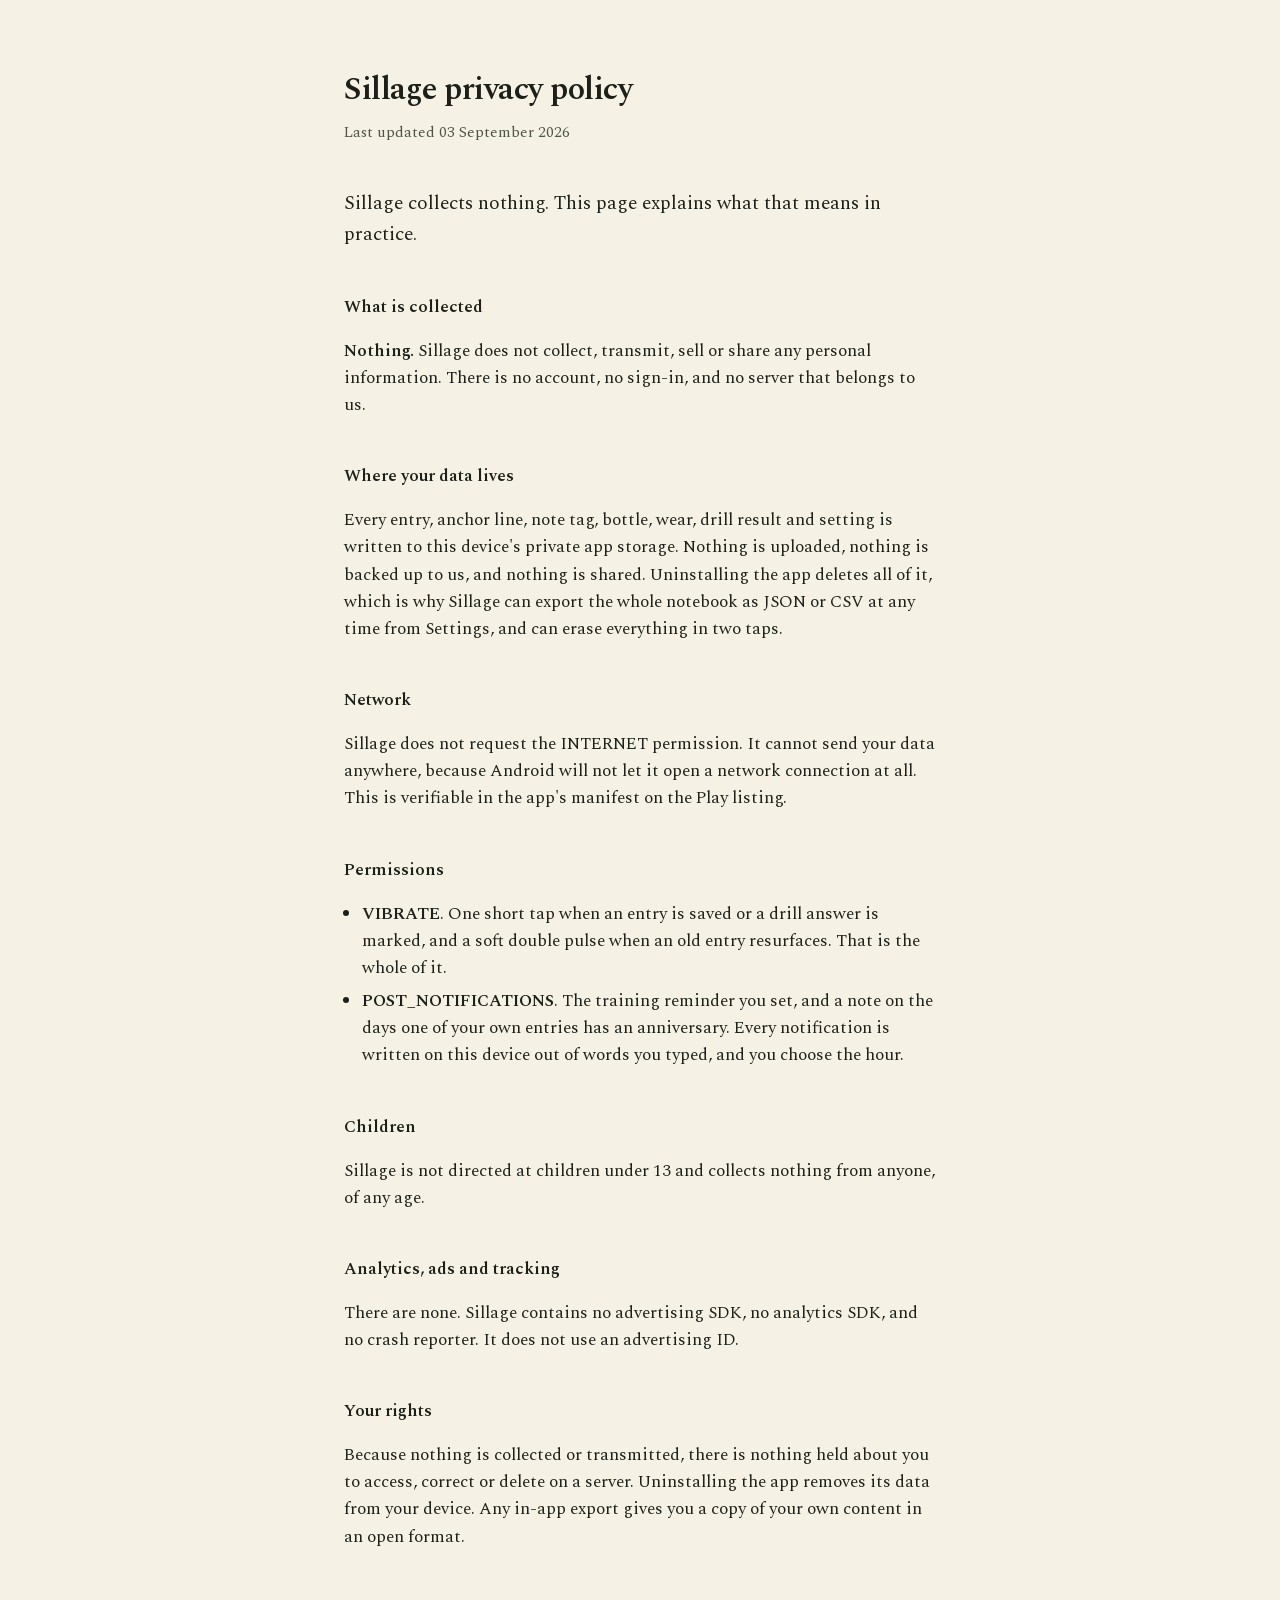
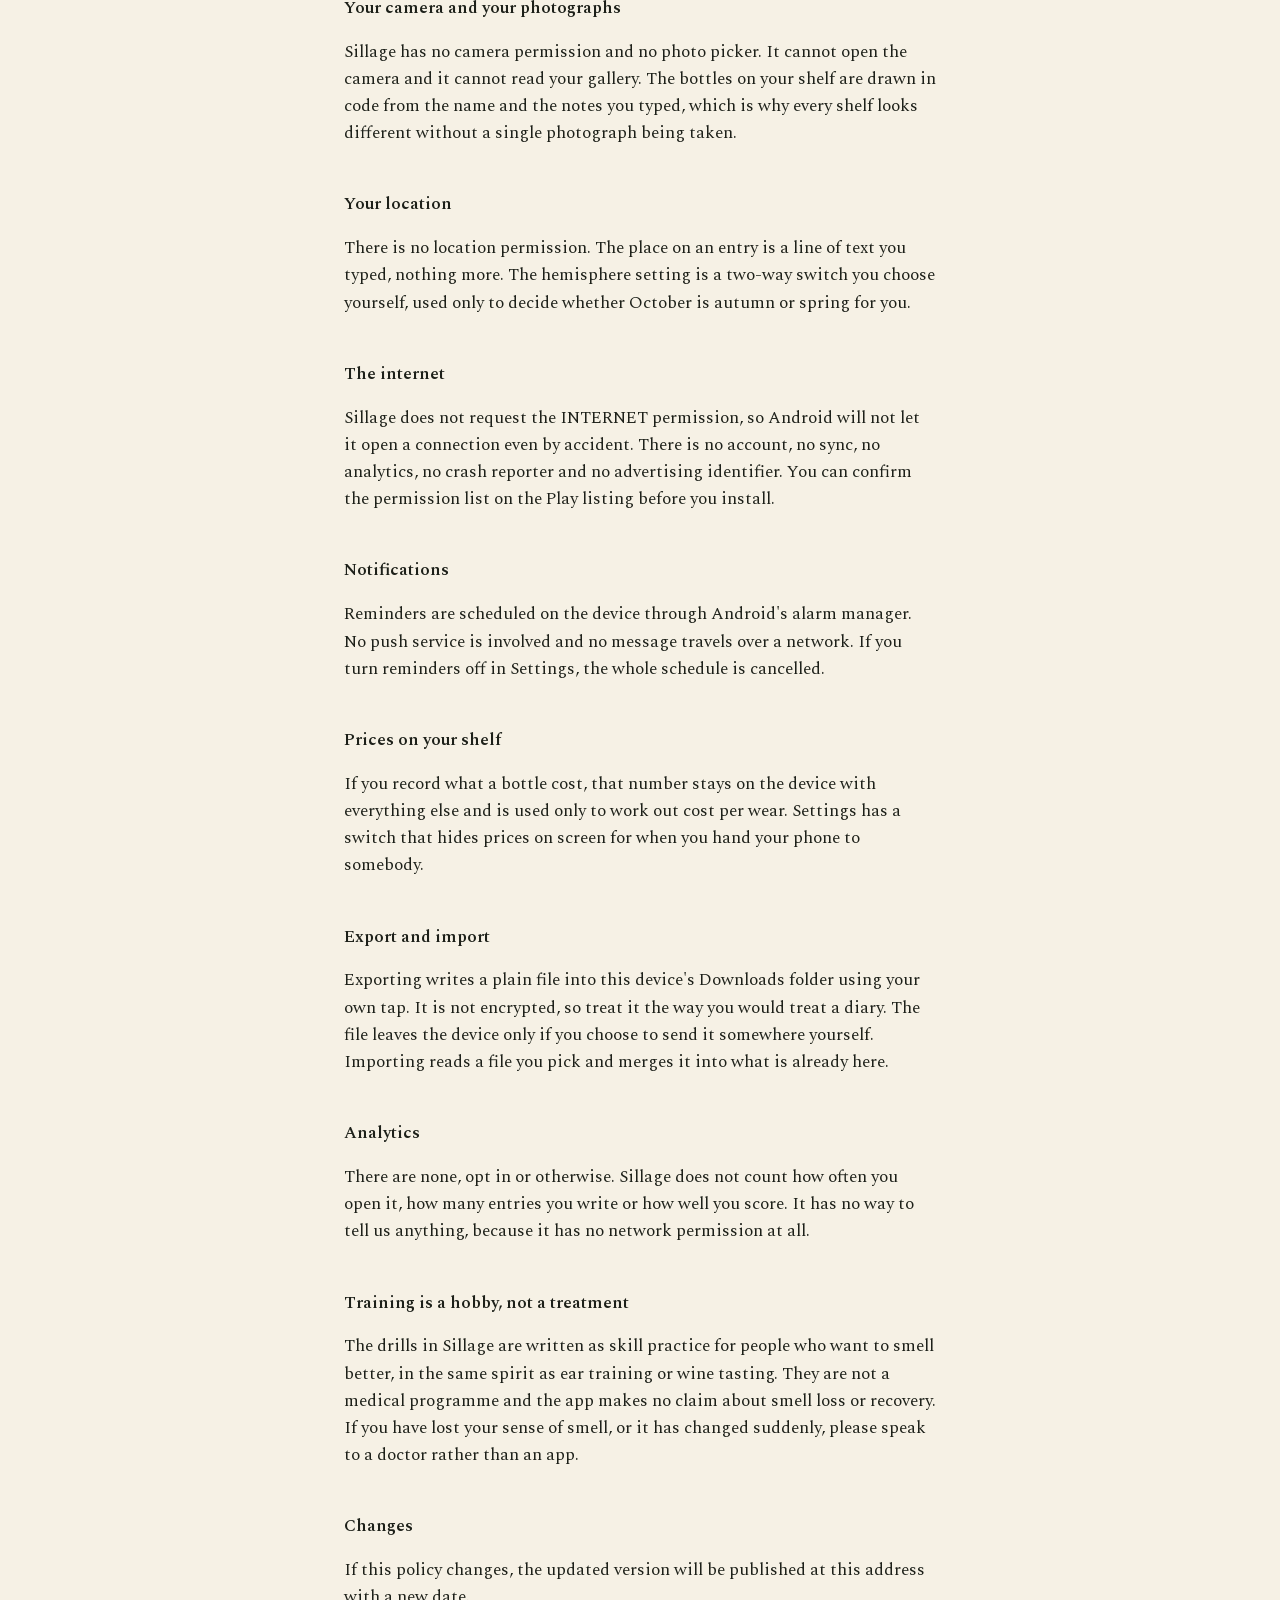
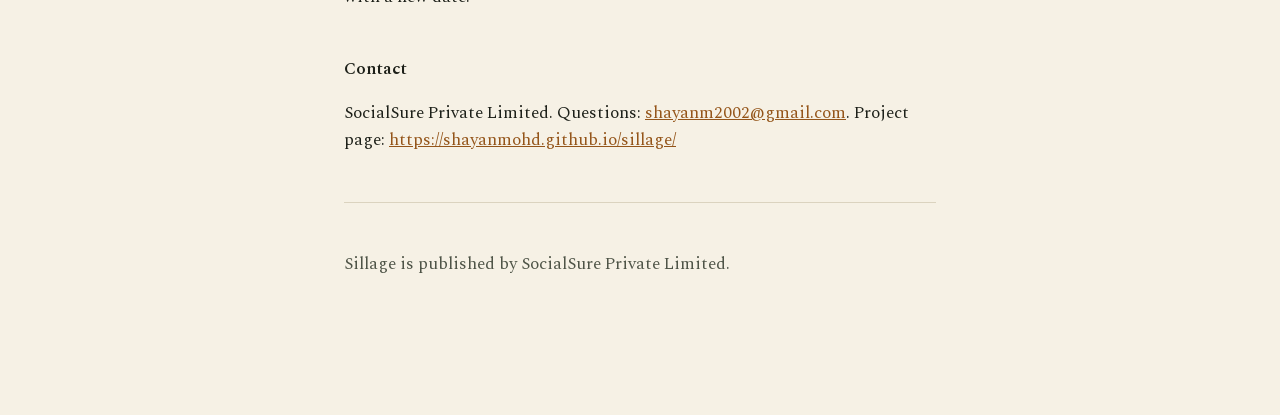
<file: docs/privacy-policy.html>
<!doctype html>
<html lang="en">
<head>
<meta charset="utf-8">
<meta name="viewport" content="width=device-width, initial-scale=1">
<title>Sillage privacy policy</title>
<link rel="stylesheet" href="fonts/fonts.css">
<style>
  :root { color-scheme: light dark; --bg:#F6F1E5; --fg:#1D2019; --muted:#4E5447; --hair:#DBD3BF; --accent:#94551A; }
  @media (prefers-color-scheme: dark) {
    :root { --bg:#14160F; --fg:#ECE5D4; --muted:#ADA694; --hair:#343829; --accent:#DFA353; }
  }
  * { box-sizing: border-box; }
  body { margin: 0 auto; padding: 64px 24px 120px; max-width: 40rem;
    font-family: 'Spectral', Iowan Old Style, Palatino, Georgia, serif; font-size: 17px; line-height: 1.6;
    background: var(--bg); color: var(--fg); }
  h1 { font-size: 2rem; letter-spacing: -0.015em; margin: 0 0 6px; font-weight: 600; }
  h2 { font-size: 1.05rem; margin: 44px 0 8px; font-weight: 600; }
  .meta { color: var(--muted); margin: 0 0 44px; font-size: 15px; }
  p, li { color: var(--fg); }
  .muted { color: var(--muted); }
  ul { padding-left: 1.1rem; }
  li { margin-bottom: 6px; }
  a { color: var(--accent); }
  hr { border: 0; border-top: 1px solid var(--hair); margin: 48px 0; }
  .lead { font-size: 19px; }
</style>
</head>
<body>
<h1>Sillage privacy policy</h1>
<p class="meta">Last updated 03 September 2026</p>

<p class="lead">Sillage collects nothing. This page explains what that means in practice.</p>

<h2>What is collected</h2>
<p><b>Nothing.</b> Sillage does not collect, transmit, sell or share any personal information. There is no account, no sign-in, and no server that belongs to us.</p>

<h2>Where your data lives</h2>
<p>Every entry, anchor line, note tag, bottle, wear, drill result and setting is written to this device&#x27;s private app storage. Nothing is uploaded, nothing is backed up to us, and nothing is shared. Uninstalling the app deletes all of it, which is why Sillage can export the whole notebook as JSON or CSV at any time from Settings, and can erase everything in two taps.</p>

<h2>Network</h2>
<p>Sillage does not request the INTERNET permission. It cannot send your data anywhere, because Android will not let it open a network connection at all. This is verifiable in the app's manifest on the Play listing.</p>

<h2>Permissions</h2>
<ul><li><b>VIBRATE</b>. One short tap when an entry is saved or a drill answer is marked, and a soft double pulse when an old entry resurfaces. That is the whole of it.</li><li><b>POST_NOTIFICATIONS</b>. The training reminder you set, and a note on the days one of your own entries has an anniversary. Every notification is written on this device out of words you typed, and you choose the hour.</li></ul>

<h2>Children</h2>
<p>Sillage is not directed at children under 13 and collects nothing from anyone, of any age.</p>

<h2>Analytics, ads and tracking</h2>
<p>There are none. Sillage contains no advertising SDK, no analytics SDK, and no crash reporter.
It does not use an advertising ID.</p>

<h2>Your rights</h2>
<p>Because nothing is collected or transmitted, there is nothing held about you to access, correct or
delete on a server. Uninstalling the app removes its data from your device. Any in-app export gives
you a copy of your own content in an open format.</p>
<h2>Your camera and your photographs</h2><p>Sillage has no camera permission and no photo picker. It cannot open the camera and it cannot read your gallery. The bottles on your shelf are drawn in code from the name and the notes you typed, which is why every shelf looks different without a single photograph being taken.</p><h2>Your location</h2><p>There is no location permission. The place on an entry is a line of text you typed, nothing more. The hemisphere setting is a two-way switch you choose yourself, used only to decide whether October is autumn or spring for you.</p><h2>The internet</h2><p>Sillage does not request the INTERNET permission, so Android will not let it open a connection even by accident. There is no account, no sync, no analytics, no crash reporter and no advertising identifier. You can confirm the permission list on the Play listing before you install.</p><h2>Notifications</h2><p>Reminders are scheduled on the device through Android&#x27;s alarm manager. No push service is involved and no message travels over a network. If you turn reminders off in Settings, the whole schedule is cancelled.</p><h2>Prices on your shelf</h2><p>If you record what a bottle cost, that number stays on the device with everything else and is used only to work out cost per wear. Settings has a switch that hides prices on screen for when you hand your phone to somebody.</p><h2>Export and import</h2><p>Exporting writes a plain file into this device&#x27;s Downloads folder using your own tap. It is not encrypted, so treat it the way you would treat a diary. The file leaves the device only if you choose to send it somewhere yourself. Importing reads a file you pick and merges it into what is already here.</p><h2>Analytics</h2><p>There are none, opt in or otherwise. Sillage does not count how often you open it, how many entries you write or how well you score. It has no way to tell us anything, because it has no network permission at all.</p><h2>Training is a hobby, not a treatment</h2><p>The drills in Sillage are written as skill practice for people who want to smell better, in the same spirit as ear training or wine tasting. They are not a medical programme and the app makes no claim about smell loss or recovery. If you have lost your sense of smell, or it has changed suddenly, please speak to a doctor rather than an app.</p>
<h2>Changes</h2>
<p>If this policy changes, the updated version will be published at this address with a new date.</p>

<h2>Contact</h2>
<p>SocialSure Private Limited. Questions: <a href="mailto:shayanm2002@gmail.com">shayanm2002@gmail.com</a>. Project page: <a href="https://shayanmohd.github.io/sillage/">https://shayanmohd.github.io/sillage/</a></p>

<hr>
<p class="muted">Sillage is published by SocialSure Private Limited.</p>
</body>
</html>
</file>
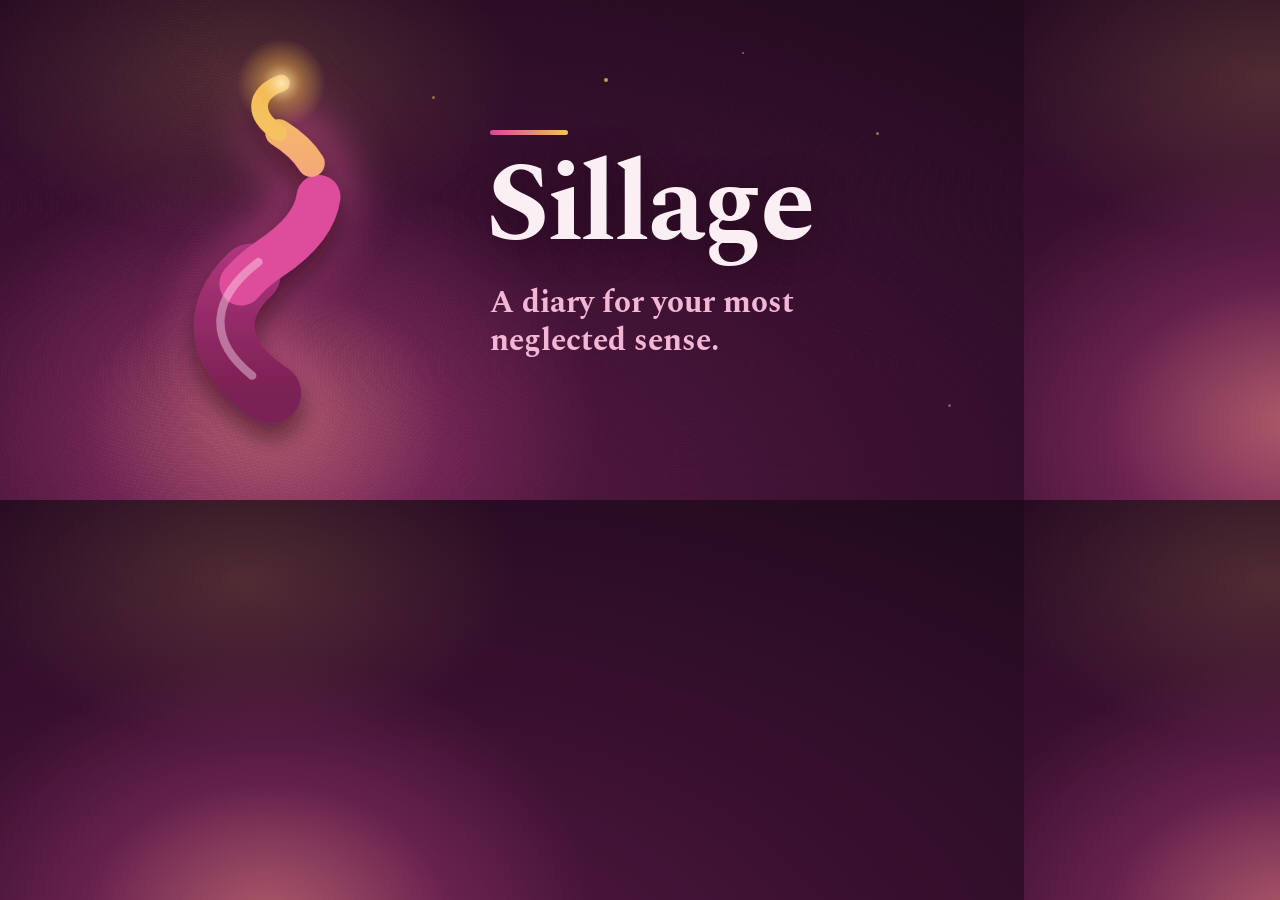
<file: store/feature.html>
<!doctype html>
<html lang="en">
<head>
<meta charset="utf-8">
<style>
  @font-face { font-family: "Display"; src: url("display.ttf"); }
  html, body { margin: 0; width: 1024px; height: 500px; overflow: hidden; }
  body {
    position: relative; color: #FBEFF4; font-family: "Display", Georgia, serif;
    background:
      radial-gradient(26% 40% at 26% 84%, rgba(246, 200, 104, 0.26), rgba(246, 200, 104, 0) 68%),
      radial-gradient(52% 84% at 26% 84%, rgba(232, 87, 159, 0.42), rgba(232, 87, 159, 0) 62%),
      radial-gradient(38% 46% at 24% 16%, rgba(246, 200, 104, 0.16), rgba(246, 200, 104, 0) 70%),
      radial-gradient(120% 130% at 30% 100%, #5A1B46 0%, #3A1030 46%, #1E0A1B 100%);
  }
  .grain { position: absolute; inset: 0; opacity: 0.09; mix-blend-mode: overlay;
    background-image: repeating-radial-gradient(circle at 19% 41%, rgba(255,255,255,0.9) 0 0.6px, transparent 0.6px 3.2px),
                      repeating-radial-gradient(circle at 67% 73%, rgba(255,255,255,0.7) 0 0.5px, transparent 0.5px 2.8px); }
  .mote { position: absolute; border-radius: 50%; background: #F6C868; }
  svg.mark { position: absolute; left: 52px; top: 18px; width: 438px; height: 438px; }
  .copy { position: absolute; left: 486px; top: 150px; width: 500px; }
  h1 { margin: 0; font-size: 112px; line-height: 1; letter-spacing: -0.03em; font-weight: 700;
       text-shadow: 0 6px 34px rgba(20, 4, 15, 0.55); }
  /* balanced, so the line does not break with "sense." alone on the second row */
  p { margin: 22px 0 0 4px; font-size: 31px; line-height: 1.24; color: #F3B7D5; max-width: 430px;
      text-wrap: balance; }
  .rule { position: absolute; left: 490px; top: 130px; width: 78px; height: 5px; border-radius: 3px;
          background: linear-gradient(90deg, #D8479A, #F5C260); }
</style>
</head>
<body>
  <div class="grain"></div>
  <div class="mote" style="left:604px;top:78px;width:4px;height:4px;opacity:.75"></div>
  <div class="mote" style="left:876px;top:132px;width:3px;height:3px;opacity:.55"></div>
  <div class="mote" style="left:742px;top:52px;width:2px;height:2px;opacity:.5"></div>
  <div class="mote" style="left:948px;top:404px;width:3px;height:3px;opacity:.4"></div>
  <div class="mote" style="left:432px;top:96px;width:3px;height:3px;opacity:.5"></div>

  <svg class="mark" viewBox="20 12 68 84" aria-hidden="true">
    <defs>
      <linearGradient id="base" x1="0.5" y1="1" x2="0.5" y2="0">
        <stop offset="0" stop-color="#7A2054"/><stop offset="1" stop-color="#D8479A"/>
      </linearGradient>
      <linearGradient id="lift" x1="0.5" y1="1" x2="0.5" y2="0">
        <stop offset="0" stop-color="#F06CB4"/><stop offset="1" stop-color="#F5C260"/>
      </linearGradient>
      <radialGradient id="tip">
        <stop offset="0" stop-color="#FFE9B8" stop-opacity="0.95"/>
        <stop offset="0.45" stop-color="#F3B44C" stop-opacity="0.45"/>
        <stop offset="1" stop-color="#F3B44C" stop-opacity="0"/>
      </radialGradient>
      <filter id="halo" filterUnits="userSpaceOnUse" x="0" y="0" width="108" height="108">
        <feGaussianBlur stdDeviation="4.6"/>
      </filter>
      <filter id="drop" filterUnits="userSpaceOnUse" x="0" y="0" width="108" height="108">
        <feGaussianBlur in="SourceAlpha" stdDeviation="2.4"/><feOffset dy="2.6" result="o"/>
        <feFlood flood-color="#14040F" flood-opacity="0.6"/><feComposite in2="o" operator="in"/>
        <feMerge><feMergeNode/><feMergeNode in="SourceGraphic"/></feMerge>
      </filter>
    </defs>
    <path d="M54 84C42 76 42 66 54 58c12-8 12-17.5 1.5-24" fill="none" stroke="#E8579F"
          stroke-width="13" stroke-linecap="round" opacity="0.5" filter="url(#halo)"/>
    <g filter="url(#drop)">
      <path d="M54 84C42 76 42 66 54 58c12-8 12-17.5 1.5-24" fill="none" stroke="url(#base)"
            stroke-width="11.6" stroke-linecap="round" pathLength="100" stroke-dasharray="44 200"/>
      <path d="M54 84C42 76 42 66 54 58c12-8 12-17.5 1.5-24" fill="none" stroke="#DE4E9C"
            stroke-width="8.4" stroke-linecap="round" pathLength="100" stroke-dasharray="36 200" stroke-dashoffset="-40"/>
      <path d="M54 84C42 76 42 66 54 58c12-8 12-17.5 1.5-24M55.5 34c-5-3.2-5-7.5.5-9.5" fill="none"
            stroke="url(#lift)" stroke-width="5.2" stroke-linecap="round" pathLength="100"
            stroke-dasharray="21 200" stroke-dashoffset="-72"/>
      <path d="M55.5 34c-5-3.2-5-7.5.5-9.5" fill="none" stroke="#F5C260" stroke-width="3.2" stroke-linecap="round"/>
    </g>
    <path d="M50.4 80.6C41.6 73.6 42.6 65.6 51.6 58.8" fill="none" stroke="#FFE3F1"
          stroke-width="1.6" stroke-linecap="round" opacity="0.42"/>
    <circle cx="56" cy="24.5" r="8.5" fill="url(#tip)"/>
  </svg>

  <div class="rule"></div>
  <div class="copy">
    <h1>Sillage</h1>
    <p>A diary for your most neglected sense.</p>
  </div>
</body>
</html>
</file>
<file: docs/fonts/fonts.css>
/* latin-ext */
@font-face {
  font-family: 'Archivo';
  font-style: normal;
  font-weight: 400;
  font-stretch: 100%;
  font-display: swap;
  src: url(k3kPo8UDI-1M0wlSV9XAw6lQkqWY8Q82sLyTOxKsv4RnUPU.woff2) format('woff2');
  unicode-range: U+0100-02BA, U+02BD-02C5, U+02C7-02CC, U+02CE-02D7, U+02DD-02FF, U+0304, U+0308, U+0329, U+1D00-1DBF, U+1E00-1E9F, U+1EF2-1EFF, U+2020, U+20A0-20AB, U+20AD-20C0, U+2113, U+2C60-2C7F, U+A720-A7FF;
}
/* latin */
@font-face {
  font-family: 'Archivo';
  font-style: normal;
  font-weight: 400;
  font-stretch: 100%;
  font-display: swap;
  src: url(k3kPo8UDI-1M0wlSV9XAw6lQkqWY8Q82sLydOxKsv4Rn.woff2) format('woff2');
  unicode-range: U+0000-00FF, U+0131, U+0152-0153, U+02BB-02BC, U+02C6, U+02DA, U+02DC, U+0304, U+0308, U+0329, U+2000-206F, U+20AC, U+2122, U+2191, U+2193, U+2212, U+2215, U+FEFF, U+FFFD;
}
/* latin-ext */
@font-face {
  font-family: 'Archivo';
  font-style: normal;
  font-weight: 500;
  font-stretch: 100%;
  font-display: swap;
  src: url(k3kPo8UDI-1M0wlSV9XAw6lQkqWY8Q82sLyTOxKsv4RnUPU.woff2) format('woff2');
  unicode-range: U+0100-02BA, U+02BD-02C5, U+02C7-02CC, U+02CE-02D7, U+02DD-02FF, U+0304, U+0308, U+0329, U+1D00-1DBF, U+1E00-1E9F, U+1EF2-1EFF, U+2020, U+20A0-20AB, U+20AD-20C0, U+2113, U+2C60-2C7F, U+A720-A7FF;
}
/* latin */
@font-face {
  font-family: 'Archivo';
  font-style: normal;
  font-weight: 500;
  font-stretch: 100%;
  font-display: swap;
  src: url(k3kPo8UDI-1M0wlSV9XAw6lQkqWY8Q82sLydOxKsv4Rn.woff2) format('woff2');
  unicode-range: U+0000-00FF, U+0131, U+0152-0153, U+02BB-02BC, U+02C6, U+02DA, U+02DC, U+0304, U+0308, U+0329, U+2000-206F, U+20AC, U+2122, U+2191, U+2193, U+2212, U+2215, U+FEFF, U+FFFD;
}
/* latin-ext */
@font-face {
  font-family: 'Archivo';
  font-style: normal;
  font-weight: 600;
  font-stretch: 100%;
  font-display: swap;
  src: url(k3kPo8UDI-1M0wlSV9XAw6lQkqWY8Q82sLyTOxKsv4RnUPU.woff2) format('woff2');
  unicode-range: U+0100-02BA, U+02BD-02C5, U+02C7-02CC, U+02CE-02D7, U+02DD-02FF, U+0304, U+0308, U+0329, U+1D00-1DBF, U+1E00-1E9F, U+1EF2-1EFF, U+2020, U+20A0-20AB, U+20AD-20C0, U+2113, U+2C60-2C7F, U+A720-A7FF;
}
/* latin */
@font-face {
  font-family: 'Archivo';
  font-style: normal;
  font-weight: 600;
  font-stretch: 100%;
  font-display: swap;
  src: url(k3kPo8UDI-1M0wlSV9XAw6lQkqWY8Q82sLydOxKsv4Rn.woff2) format('woff2');
  unicode-range: U+0000-00FF, U+0131, U+0152-0153, U+02BB-02BC, U+02C6, U+02DA, U+02DC, U+0304, U+0308, U+0329, U+2000-206F, U+20AC, U+2122, U+2191, U+2193, U+2212, U+2215, U+FEFF, U+FFFD;
}
/* latin-ext */
@font-face {
  font-family: 'Spectral';
  font-style: italic;
  font-weight: 300;
  font-display: swap;
  src: url(rnCu-xNNww_2s0amA9M8qtHEWfqFXVAKArdqqQ.woff2) format('woff2');
  unicode-range: U+0100-02BA, U+02BD-02C5, U+02C7-02CC, U+02CE-02D7, U+02DD-02FF, U+0304, U+0308, U+0329, U+1D00-1DBF, U+1E00-1E9F, U+1EF2-1EFF, U+2020, U+20A0-20AB, U+20AD-20C0, U+2113, U+2C60-2C7F, U+A720-A7FF;
}
/* latin */
@font-face {
  font-family: 'Spectral';
  font-style: italic;
  font-weight: 300;
  font-display: swap;
  src: url(rnCu-xNNww_2s0amA9M8qtHEWfSFXVAKArc.woff2) format('woff2');
  unicode-range: U+0000-00FF, U+0131, U+0152-0153, U+02BB-02BC, U+02C6, U+02DA, U+02DC, U+0304, U+0308, U+0329, U+2000-206F, U+20AC, U+2122, U+2191, U+2193, U+2212, U+2215, U+FEFF, U+FFFD;
}
/* latin-ext */
@font-face {
  font-family: 'Spectral';
  font-style: italic;
  font-weight: 400;
  font-display: swap;
  src: url(rnCt-xNNww_2s0amA9M8onTmTNmnUHowCw.woff2) format('woff2');
  unicode-range: U+0100-02BA, U+02BD-02C5, U+02C7-02CC, U+02CE-02D7, U+02DD-02FF, U+0304, U+0308, U+0329, U+1D00-1DBF, U+1E00-1E9F, U+1EF2-1EFF, U+2020, U+20A0-20AB, U+20AD-20C0, U+2113, U+2C60-2C7F, U+A720-A7FF;
}
/* latin */
@font-face {
  font-family: 'Spectral';
  font-style: italic;
  font-weight: 400;
  font-display: swap;
  src: url(rnCt-xNNww_2s0amA9M8onrmTNmnUHo.woff2) format('woff2');
  unicode-range: U+0000-00FF, U+0131, U+0152-0153, U+02BB-02BC, U+02C6, U+02DA, U+02DC, U+0304, U+0308, U+0329, U+2000-206F, U+20AC, U+2122, U+2191, U+2193, U+2212, U+2215, U+FEFF, U+FFFD;
}
/* latin-ext */
@font-face {
  font-family: 'Spectral';
  font-style: normal;
  font-weight: 300;
  font-display: swap;
  src: url(rnCs-xNNww_2s0amA9uSsG3PafaPWnIIMrY.woff2) format('woff2');
  unicode-range: U+0100-02BA, U+02BD-02C5, U+02C7-02CC, U+02CE-02D7, U+02DD-02FF, U+0304, U+0308, U+0329, U+1D00-1DBF, U+1E00-1E9F, U+1EF2-1EFF, U+2020, U+20A0-20AB, U+20AD-20C0, U+2113, U+2C60-2C7F, U+A720-A7FF;
}
/* latin */
@font-face {
  font-family: 'Spectral';
  font-style: normal;
  font-weight: 300;
  font-display: swap;
  src: url(rnCs-xNNww_2s0amA9uSsG3BafaPWnII.woff2) format('woff2');
  unicode-range: U+0000-00FF, U+0131, U+0152-0153, U+02BB-02BC, U+02C6, U+02DA, U+02DC, U+0304, U+0308, U+0329, U+2000-206F, U+20AC, U+2122, U+2191, U+2193, U+2212, U+2215, U+FEFF, U+FFFD;
}
/* latin-ext */
@font-face {
  font-family: 'Spectral';
  font-style: normal;
  font-weight: 400;
  font-display: swap;
  src: url(rnCr-xNNww_2s0amA9M3knjsS_ulYHs.woff2) format('woff2');
  unicode-range: U+0100-02BA, U+02BD-02C5, U+02C7-02CC, U+02CE-02D7, U+02DD-02FF, U+0304, U+0308, U+0329, U+1D00-1DBF, U+1E00-1E9F, U+1EF2-1EFF, U+2020, U+20A0-20AB, U+20AD-20C0, U+2113, U+2C60-2C7F, U+A720-A7FF;
}
/* latin */
@font-face {
  font-family: 'Spectral';
  font-style: normal;
  font-weight: 400;
  font-display: swap;
  src: url(rnCr-xNNww_2s0amA9M5knjsS_ul.woff2) format('woff2');
  unicode-range: U+0000-00FF, U+0131, U+0152-0153, U+02BB-02BC, U+02C6, U+02DA, U+02DC, U+0304, U+0308, U+0329, U+2000-206F, U+20AC, U+2122, U+2191, U+2193, U+2212, U+2215, U+FEFF, U+FFFD;
}
/* latin-ext */
@font-face {
  font-family: 'Spectral';
  font-style: normal;
  font-weight: 500;
  font-display: swap;
  src: url(rnCs-xNNww_2s0amA9vKsW3PafaPWnIIMrY.woff2) format('woff2');
  unicode-range: U+0100-02BA, U+02BD-02C5, U+02C7-02CC, U+02CE-02D7, U+02DD-02FF, U+0304, U+0308, U+0329, U+1D00-1DBF, U+1E00-1E9F, U+1EF2-1EFF, U+2020, U+20A0-20AB, U+20AD-20C0, U+2113, U+2C60-2C7F, U+A720-A7FF;
}
/* latin */
@font-face {
  font-family: 'Spectral';
  font-style: normal;
  font-weight: 500;
  font-display: swap;
  src: url(rnCs-xNNww_2s0amA9vKsW3BafaPWnII.woff2) format('woff2');
  unicode-range: U+0000-00FF, U+0131, U+0152-0153, U+02BB-02BC, U+02C6, U+02DA, U+02DC, U+0304, U+0308, U+0329, U+2000-206F, U+20AC, U+2122, U+2191, U+2193, U+2212, U+2215, U+FEFF, U+FFFD;
}
/* latin-ext */
@font-face {
  font-family: 'Spectral';
  font-style: normal;
  font-weight: 600;
  font-display: swap;
  src: url(rnCs-xNNww_2s0amA9vmtm3PafaPWnIIMrY.woff2) format('woff2');
  unicode-range: U+0100-02BA, U+02BD-02C5, U+02C7-02CC, U+02CE-02D7, U+02DD-02FF, U+0304, U+0308, U+0329, U+1D00-1DBF, U+1E00-1E9F, U+1EF2-1EFF, U+2020, U+20A0-20AB, U+20AD-20C0, U+2113, U+2C60-2C7F, U+A720-A7FF;
}
/* latin */
@font-face {
  font-family: 'Spectral';
  font-style: normal;
  font-weight: 600;
  font-display: swap;
  src: url(rnCs-xNNww_2s0amA9vmtm3BafaPWnII.woff2) format('woff2');
  unicode-range: U+0000-00FF, U+0131, U+0152-0153, U+02BB-02BC, U+02C6, U+02DA, U+02DC, U+0304, U+0308, U+0329, U+2000-206F, U+20AC, U+2122, U+2191, U+2193, U+2212, U+2215, U+FEFF, U+FFFD;
}
</file>
<file: web/fonts/fonts.css>
/* latin-ext */
@font-face {
  font-family: 'Archivo';
  font-style: normal;
  font-weight: 400;
  font-stretch: 100%;
  font-display: swap;
  src: url(k3kPo8UDI-1M0wlSV9XAw6lQkqWY8Q82sLyTOxKsv4RnUPU.woff2) format('woff2');
  unicode-range: U+0100-02BA, U+02BD-02C5, U+02C7-02CC, U+02CE-02D7, U+02DD-02FF, U+0304, U+0308, U+0329, U+1D00-1DBF, U+1E00-1E9F, U+1EF2-1EFF, U+2020, U+20A0-20AB, U+20AD-20C0, U+2113, U+2C60-2C7F, U+A720-A7FF;
}
/* latin */
@font-face {
  font-family: 'Archivo';
  font-style: normal;
  font-weight: 400;
  font-stretch: 100%;
  font-display: swap;
  src: url(k3kPo8UDI-1M0wlSV9XAw6lQkqWY8Q82sLydOxKsv4Rn.woff2) format('woff2');
  unicode-range: U+0000-00FF, U+0131, U+0152-0153, U+02BB-02BC, U+02C6, U+02DA, U+02DC, U+0304, U+0308, U+0329, U+2000-206F, U+20AC, U+2122, U+2191, U+2193, U+2212, U+2215, U+FEFF, U+FFFD;
}
/* latin-ext */
@font-face {
  font-family: 'Archivo';
  font-style: normal;
  font-weight: 500;
  font-stretch: 100%;
  font-display: swap;
  src: url(k3kPo8UDI-1M0wlSV9XAw6lQkqWY8Q82sLyTOxKsv4RnUPU.woff2) format('woff2');
  unicode-range: U+0100-02BA, U+02BD-02C5, U+02C7-02CC, U+02CE-02D7, U+02DD-02FF, U+0304, U+0308, U+0329, U+1D00-1DBF, U+1E00-1E9F, U+1EF2-1EFF, U+2020, U+20A0-20AB, U+20AD-20C0, U+2113, U+2C60-2C7F, U+A720-A7FF;
}
/* latin */
@font-face {
  font-family: 'Archivo';
  font-style: normal;
  font-weight: 500;
  font-stretch: 100%;
  font-display: swap;
  src: url(k3kPo8UDI-1M0wlSV9XAw6lQkqWY8Q82sLydOxKsv4Rn.woff2) format('woff2');
  unicode-range: U+0000-00FF, U+0131, U+0152-0153, U+02BB-02BC, U+02C6, U+02DA, U+02DC, U+0304, U+0308, U+0329, U+2000-206F, U+20AC, U+2122, U+2191, U+2193, U+2212, U+2215, U+FEFF, U+FFFD;
}
/* latin-ext */
@font-face {
  font-family: 'Archivo';
  font-style: normal;
  font-weight: 600;
  font-stretch: 100%;
  font-display: swap;
  src: url(k3kPo8UDI-1M0wlSV9XAw6lQkqWY8Q82sLyTOxKsv4RnUPU.woff2) format('woff2');
  unicode-range: U+0100-02BA, U+02BD-02C5, U+02C7-02CC, U+02CE-02D7, U+02DD-02FF, U+0304, U+0308, U+0329, U+1D00-1DBF, U+1E00-1E9F, U+1EF2-1EFF, U+2020, U+20A0-20AB, U+20AD-20C0, U+2113, U+2C60-2C7F, U+A720-A7FF;
}
/* latin */
@font-face {
  font-family: 'Archivo';
  font-style: normal;
  font-weight: 600;
  font-stretch: 100%;
  font-display: swap;
  src: url(k3kPo8UDI-1M0wlSV9XAw6lQkqWY8Q82sLydOxKsv4Rn.woff2) format('woff2');
  unicode-range: U+0000-00FF, U+0131, U+0152-0153, U+02BB-02BC, U+02C6, U+02DA, U+02DC, U+0304, U+0308, U+0329, U+2000-206F, U+20AC, U+2122, U+2191, U+2193, U+2212, U+2215, U+FEFF, U+FFFD;
}
/* latin-ext */
@font-face {
  font-family: 'Spectral';
  font-style: italic;
  font-weight: 300;
  font-display: swap;
  src: url(rnCu-xNNww_2s0amA9M8qtHEWfqFXVAKArdqqQ.woff2) format('woff2');
  unicode-range: U+0100-02BA, U+02BD-02C5, U+02C7-02CC, U+02CE-02D7, U+02DD-02FF, U+0304, U+0308, U+0329, U+1D00-1DBF, U+1E00-1E9F, U+1EF2-1EFF, U+2020, U+20A0-20AB, U+20AD-20C0, U+2113, U+2C60-2C7F, U+A720-A7FF;
}
/* latin */
@font-face {
  font-family: 'Spectral';
  font-style: italic;
  font-weight: 300;
  font-display: swap;
  src: url(rnCu-xNNww_2s0amA9M8qtHEWfSFXVAKArc.woff2) format('woff2');
  unicode-range: U+0000-00FF, U+0131, U+0152-0153, U+02BB-02BC, U+02C6, U+02DA, U+02DC, U+0304, U+0308, U+0329, U+2000-206F, U+20AC, U+2122, U+2191, U+2193, U+2212, U+2215, U+FEFF, U+FFFD;
}
/* latin-ext */
@font-face {
  font-family: 'Spectral';
  font-style: italic;
  font-weight: 400;
  font-display: swap;
  src: url(rnCt-xNNww_2s0amA9M8onTmTNmnUHowCw.woff2) format('woff2');
  unicode-range: U+0100-02BA, U+02BD-02C5, U+02C7-02CC, U+02CE-02D7, U+02DD-02FF, U+0304, U+0308, U+0329, U+1D00-1DBF, U+1E00-1E9F, U+1EF2-1EFF, U+2020, U+20A0-20AB, U+20AD-20C0, U+2113, U+2C60-2C7F, U+A720-A7FF;
}
/* latin */
@font-face {
  font-family: 'Spectral';
  font-style: italic;
  font-weight: 400;
  font-display: swap;
  src: url(rnCt-xNNww_2s0amA9M8onrmTNmnUHo.woff2) format('woff2');
  unicode-range: U+0000-00FF, U+0131, U+0152-0153, U+02BB-02BC, U+02C6, U+02DA, U+02DC, U+0304, U+0308, U+0329, U+2000-206F, U+20AC, U+2122, U+2191, U+2193, U+2212, U+2215, U+FEFF, U+FFFD;
}
/* latin-ext */
@font-face {
  font-family: 'Spectral';
  font-style: normal;
  font-weight: 300;
  font-display: swap;
  src: url(rnCs-xNNww_2s0amA9uSsG3PafaPWnIIMrY.woff2) format('woff2');
  unicode-range: U+0100-02BA, U+02BD-02C5, U+02C7-02CC, U+02CE-02D7, U+02DD-02FF, U+0304, U+0308, U+0329, U+1D00-1DBF, U+1E00-1E9F, U+1EF2-1EFF, U+2020, U+20A0-20AB, U+20AD-20C0, U+2113, U+2C60-2C7F, U+A720-A7FF;
}
/* latin */
@font-face {
  font-family: 'Spectral';
  font-style: normal;
  font-weight: 300;
  font-display: swap;
  src: url(rnCs-xNNww_2s0amA9uSsG3BafaPWnII.woff2) format('woff2');
  unicode-range: U+0000-00FF, U+0131, U+0152-0153, U+02BB-02BC, U+02C6, U+02DA, U+02DC, U+0304, U+0308, U+0329, U+2000-206F, U+20AC, U+2122, U+2191, U+2193, U+2212, U+2215, U+FEFF, U+FFFD;
}
/* latin-ext */
@font-face {
  font-family: 'Spectral';
  font-style: normal;
  font-weight: 400;
  font-display: swap;
  src: url(rnCr-xNNww_2s0amA9M3knjsS_ulYHs.woff2) format('woff2');
  unicode-range: U+0100-02BA, U+02BD-02C5, U+02C7-02CC, U+02CE-02D7, U+02DD-02FF, U+0304, U+0308, U+0329, U+1D00-1DBF, U+1E00-1E9F, U+1EF2-1EFF, U+2020, U+20A0-20AB, U+20AD-20C0, U+2113, U+2C60-2C7F, U+A720-A7FF;
}
/* latin */
@font-face {
  font-family: 'Spectral';
  font-style: normal;
  font-weight: 400;
  font-display: swap;
  src: url(rnCr-xNNww_2s0amA9M5knjsS_ul.woff2) format('woff2');
  unicode-range: U+0000-00FF, U+0131, U+0152-0153, U+02BB-02BC, U+02C6, U+02DA, U+02DC, U+0304, U+0308, U+0329, U+2000-206F, U+20AC, U+2122, U+2191, U+2193, U+2212, U+2215, U+FEFF, U+FFFD;
}
/* latin-ext */
@font-face {
  font-family: 'Spectral';
  font-style: normal;
  font-weight: 500;
  font-display: swap;
  src: url(rnCs-xNNww_2s0amA9vKsW3PafaPWnIIMrY.woff2) format('woff2');
  unicode-range: U+0100-02BA, U+02BD-02C5, U+02C7-02CC, U+02CE-02D7, U+02DD-02FF, U+0304, U+0308, U+0329, U+1D00-1DBF, U+1E00-1E9F, U+1EF2-1EFF, U+2020, U+20A0-20AB, U+20AD-20C0, U+2113, U+2C60-2C7F, U+A720-A7FF;
}
/* latin */
@font-face {
  font-family: 'Spectral';
  font-style: normal;
  font-weight: 500;
  font-display: swap;
  src: url(rnCs-xNNww_2s0amA9vKsW3BafaPWnII.woff2) format('woff2');
  unicode-range: U+0000-00FF, U+0131, U+0152-0153, U+02BB-02BC, U+02C6, U+02DA, U+02DC, U+0304, U+0308, U+0329, U+2000-206F, U+20AC, U+2122, U+2191, U+2193, U+2212, U+2215, U+FEFF, U+FFFD;
}
/* latin-ext */
@font-face {
  font-family: 'Spectral';
  font-style: normal;
  font-weight: 600;
  font-display: swap;
  src: url(rnCs-xNNww_2s0amA9vmtm3PafaPWnIIMrY.woff2) format('woff2');
  unicode-range: U+0100-02BA, U+02BD-02C5, U+02C7-02CC, U+02CE-02D7, U+02DD-02FF, U+0304, U+0308, U+0329, U+1D00-1DBF, U+1E00-1E9F, U+1EF2-1EFF, U+2020, U+20A0-20AB, U+20AD-20C0, U+2113, U+2C60-2C7F, U+A720-A7FF;
}
/* latin */
@font-face {
  font-family: 'Spectral';
  font-style: normal;
  font-weight: 600;
  font-display: swap;
  src: url(rnCs-xNNww_2s0amA9vmtm3BafaPWnII.woff2) format('woff2');
  unicode-range: U+0000-00FF, U+0131, U+0152-0153, U+02BB-02BC, U+02C6, U+02DA, U+02DC, U+0304, U+0308, U+0329, U+2000-206F, U+20AC, U+2122, U+2191, U+2193, U+2212, U+2215, U+FEFF, U+FFFD;
}
</file>
<file: web/css/style.css>
/* Sillage. The trail a scent leaves behind, drawn as the whole visual language:
   apothecary paper, one plum-magenta accent lit from inside, and a gold that only
   ever appears in the mark itself. Spectral for anything worth reading slowly,
   Archivo for anything you only need to scan. One radius system: 2px on controls,
   12px on cards, full round on the wheel. Motion is drift and fade, never a snap. */

:root {
  --paper: #F7F2E9;
  --paper-2: #F1EADD;
  --paper-3: #E9DFCE;
  --ink: #221A20;
  --ink-soft: #574C53;
  --ink-faint: #6A5D63;
  --hair: #DED2C4;
  --accent: #9B2D63;
  --accent-deep: #75204C;
  --accent-ink: #FFF6F1;
  --accent-wash: rgba(155, 45, 99, .10);
  --accent-edge: rgba(155, 45, 99, .34);
  --danger: #8A2F26;
  /* the mark's own two extra hues. They appear in the trail and nowhere else. */
  --plum: #5A1B46;
  --gold: #D79A34;
  --glow: rgba(200, 70, 132, .13);
  --shadow-1: 0 1px 2px rgba(58, 26, 44, .05), 0 4px 14px rgba(58, 26, 44, .06);
  --shadow-2: 0 2px 6px rgba(58, 26, 44, .08), 0 14px 34px rgba(58, 26, 44, .10);
  --grain: .022;
  --r: 2px;
  --rc: 12px;
  --serif: "Spectral", Iowan Old Style, Palatino, Georgia, serif;
  --sans: "Archivo", "Helvetica Neue", system-ui, -apple-system, sans-serif;
  --measure: 34rem;
  --tabh: 0px;
  --lift: 0;
}

@media (prefers-color-scheme: dark) {
  :root {
    --paper: #141014;
    --paper-2: #1F1820;
    --paper-3: #2B212C;
    --ink: #EFE5E5;
    --ink-soft: #B4A4AC;
    --ink-faint: #9C8B94;
    --hair: #3A2C39;
    --accent: #F182B8;
    --accent-deep: #D2599A;
    --accent-ink: #1B0F17;
    --accent-wash: rgba(241, 130, 184, .12);
    --accent-edge: rgba(241, 130, 184, .40);
    --danger: #F0908A;
    --plum: #8E3A6C;
    --gold: #E8B85C;
    --glow: rgba(226, 106, 166, .26);
    --shadow-1: 0 1px 2px rgba(0, 0, 0, .32), 0 4px 16px rgba(0, 0, 0, .28);
    --shadow-2: 0 2px 8px rgba(0, 0, 0, .38), 0 16px 38px rgba(0, 0, 0, .34);
    --grain: .05;
    --lift: 1;
  }
}

* { box-sizing: border-box; -webkit-tap-highlight-color: transparent; }

html, body {
  margin: 0; height: 100%;
  background: var(--paper);
  color: var(--ink);
  font-family: var(--sans);
  font-size: 16px;
  line-height: 1.55;
  -webkit-font-smoothing: antialiased;
  overscroll-behavior: none;
}
/* Paper, not a swatch: a grain and one low bloom of the accent, both far below the type.
   Drawn in CSS so the app still carries no image file and no network reference. */
body::before {
  content: ""; position: fixed; inset: 0; z-index: 0; pointer-events: none;
  background:
    radial-gradient(88% 34% at 84% -10%, var(--glow), rgba(0,0,0,0) 68%),
    radial-gradient(80% 30% at 2% 106%, var(--accent-wash), rgba(0,0,0,0) 72%);
}
body::after {
  content: ""; position: fixed; inset: 0; z-index: 0; pointer-events: none;
  opacity: var(--grain);
  background-image:
    repeating-radial-gradient(circle at 13% 27%, rgba(90,27,70,.9) 0 .5px, rgba(0,0,0,0) .5px 4.4px),
    repeating-radial-gradient(circle at 71% 63%, rgba(34,26,32,.8) 0 .5px, rgba(0,0,0,0) .5px 3.7px);
}
#stage, #tabs, .fab, .sheet, .toast { position: fixed; z-index: 1; }

#stage { inset: 0 0 var(--tabh) 0; }
body.has-tabs { --tabh: calc(60px + var(--sab, 0px)); }

.screen { position: absolute; inset: 0; display: flex; flex-direction: column; }
.screen[hidden] { display: none !important; }

.scroller {
  flex: 1; overflow-y: auto; -webkit-overflow-scrolling: touch;
  padding: 18px 22px 56px;
  max-width: var(--measure); width: 100%; margin: 0 auto;
}
/* the nose button floats over this one, so the last entry needs room to clear it */
#v-journal .scroller { padding-bottom: 104px; }

/* ---------- type ---------- */
.eyebrow {
  font-size: 11px; letter-spacing: .16em; text-transform: uppercase;
  color: var(--ink-faint); margin: 0 0 3px; font-weight: 500;
}
.title { font-family: var(--serif); font-size: 32px; font-weight: 400; letter-spacing: -0.02em; margin: 0; line-height: 1.06; text-wrap: balance; }
.title.small { font-size: 22px; letter-spacing: -0.012em; }
.sub {
  font-size: 11px; letter-spacing: .16em; text-transform: uppercase; font-weight: 600;
  color: var(--ink-faint); margin: 32px 0 12px; padding-bottom: 7px; border-bottom: 1px solid var(--hair);
}
.scroller > .sub:first-child { margin-top: 4px; }
.lede { font-family: var(--serif); font-size: 20px; line-height: 1.42; margin: 4px 0 20px; text-wrap: balance; }
.help { font-size: 13px; color: var(--ink-faint); margin: 6px 0 0; line-height: 1.45; }
.help.long { margin-top: 14px; }
.empty { font-family: var(--serif); font-size: 18px; font-style: italic; line-height: 1.5; color: var(--ink-soft); margin: 26px 0; text-wrap: balance; }

/* ---------- the trail ----------
   The one drawn idea in the app: a ribbon of scent that leaves its source and curls
   upward, plum at the base and gold where it disappears. It is the launcher icon, the
   mark on the first card of onboarding, the head of every main screen, the shape inside
   the nose button, and the figure in every empty state. */
.trail { display: block; overflow: visible; }
.trail .g-plum { stop-color: var(--plum); }
.trail .g-accent { stop-color: var(--accent); }
.trail .g-gold { stop-color: var(--gold); }
.trail .t-accent { stroke: var(--accent); }
.trail .t-gold { stroke: var(--gold); }
.trail .t-edge { stroke: var(--paper); }
.trail .t-motes circle { fill: var(--gold); }
.trail .t-halo { opacity: .5; }
.trail .t-tip { opacity: .95; }
@media (prefers-reduced-motion: no-preference) {
  .trail .t-drift { animation: drift 11s ease-in-out infinite; transform-origin: 54px 78px; }
  .trail .t-halo { animation: breathe 7s ease-in-out infinite; transform-origin: 54px 60px; }
  .trail .t-mote { animation: rise 9s ease-in-out infinite; }
  .trail .t-mote:nth-of-type(2) { animation-delay: -3.4s; }
  .trail .t-mote:nth-of-type(3) { animation-delay: -6.1s; }
}
@keyframes drift {
  0%, 100% { transform: translate(0, 0) rotate(0deg); }
  50% { transform: translate(1.1px, -1.6px) rotate(-1.1deg); }
}
@keyframes breathe { 0%, 100% { opacity: .38; transform: scale(1); } 50% { opacity: .62; transform: scale(1.05); } }
@keyframes rise { 0% { opacity: 0; transform: translateY(3px); } 40% { opacity: .85; } 100% { opacity: 0; transform: translateY(-9px); } }

/* the head of every main screen: the trail rising out of the rule under the title */
/* .topbar sets padding with a shorthand further down the file, so the mast has to carry
   both classes to win it back. Without that the rule sat 26px too high and the trail ran
   straight through the button in the top right corner of Train, Shelf and Lexicon. */
.topbar.mast { position: relative; border-bottom: 0; padding-bottom: 26px; }
.mast .mastart {
  position: absolute; left: 0; right: 0; bottom: 0; height: 26px;
  pointer-events: none; opacity: .5; display: block;
}
.topbar.mast.tall { padding-bottom: 34px; }
.mast.tall .mastart { height: 34px; opacity: 1; }
.mast > div, .mast > button { position: relative; z-index: 1; }
.trail.rule { width: 100%; height: 100%; overflow: hidden; }
.trail.rule .t-drift { transform-origin: 40% 60%; }
@media (prefers-reduced-motion: no-preference) {
  .trail.rule .t-drift { animation: driftrule 13s ease-in-out infinite; }
}
@keyframes driftrule {
  0%, 100% { transform: translate(0, 0); }
  50% { transform: translate(-2.5px, -1.4px); }
}
.effort { font-size: 13px; color: var(--ink-faint); margin: 34px 0 0; font-style: italic; font-family: var(--serif); }
.colophon { font-size: 12px; color: var(--ink-faint); margin-top: 40px; line-height: 1.65; }
.plainlist { padding-left: 1.05rem; margin: 8px 0 0; color: var(--ink-soft); font-size: 14px; }
.plainlist li { margin-bottom: 8px; }
.ital { font-style: italic; }

/* ---------- bars ---------- */
.topbar {
  display: flex; align-items: flex-end; justify-content: space-between; gap: 14px;
  padding: calc(15px + var(--sat, 0px)) 22px 13px;
  border-bottom: 1px solid var(--hair);
  max-width: var(--measure); width: 100%; margin: 0 auto;
  background: linear-gradient(180deg, var(--accent-wash), rgba(0,0,0,0) 74%);
}
.topbar .eyebrow { margin-bottom: 2px; }
.topbar .title.small { margin-bottom: 1px; }
.topbar .btn { margin-bottom: 2px; }

#tabs {
  left: 0; right: 0; bottom: 0;
  height: calc(66px + var(--sab, 0px));
  padding-bottom: var(--sab, 0px); padding-top: 9px;
  display: grid; grid-template-columns: repeat(4, 1fr);
  background: var(--paper); border-top: 1px solid var(--hair);
  align-items: start; z-index: 10;
}
#tabs::before {
  content: ""; position: absolute; inset: 0 0 auto; height: 100%;
  background: linear-gradient(0deg, var(--accent-wash), rgba(0,0,0,0) 70%); pointer-events: none;
}
#tabs[hidden] { display: none !important; }
.tab {
  position: relative; background: none; border: 0; font: inherit; font-size: 10px; font-weight: 600;
  letter-spacing: .13em; text-transform: uppercase; color: var(--ink-faint);
  cursor: pointer; padding: 0 0 6px;
  display: flex; flex-direction: column; align-items: center; gap: 4px;
  transition: color .18s ease;
}
.tab .ico { width: 23px; height: 23px; display: block; }
.tab .ico path, .tab .ico circle, .tab .ico line, .tab .ico rect {
  stroke: currentColor; fill: none; stroke-width: 1.6; stroke-linecap: round; stroke-linejoin: round;
  transition: stroke-width .18s ease;
}
.tab.is-on { color: var(--accent); }
.tab.is-on .ico path, .tab.is-on .ico circle, .tab.is-on .ico line, .tab.is-on .ico rect { stroke-width: 1.9; }
.tab.is-on::after {
  content: ""; position: absolute; left: 50%; bottom: 0; width: 20px; height: 2px;
  margin-left: -10px; border-radius: 2px; background: var(--accent);
}
@media (prefers-reduced-motion: no-preference) {
  .tab:active .ico { transform: scale(.9); transition: transform .12s ease; }
}

/* ---------- the nose button ---------- */
.fab {
  right: 20px; bottom: calc(82px + var(--sab, 0px)); z-index: 9;
  display: flex; align-items: center; gap: 8px;
  background: linear-gradient(158deg, var(--accent), var(--accent-deep));
  color: var(--accent-ink);
  border: 0; border-radius: 999px; padding: 12px 20px 12px 14px;
  font: inherit; font-size: 14px; font-weight: 600; letter-spacing: .01em;
  box-shadow: 0 3px 10px rgba(90, 27, 70, .26), 0 12px 30px rgba(90, 27, 70, .22);
  cursor: pointer; transition: transform .16s cubic-bezier(.2,.7,.3,1), box-shadow .16s ease;
}
.fab:active { transform: translateY(2px) scale(.97); box-shadow: 0 2px 6px rgba(90, 27, 70, .3); }
.fabmark { width: 22px; height: 22px; flex: none; display: block; }
.fabmark path { fill: none; stroke: var(--accent-ink); stroke-linecap: round; }

/* ---------- controls ---------- */
.btn {
  font: inherit; font-size: 14px; font-weight: 500; letter-spacing: .01em;
  background: var(--ink); color: var(--paper); border: 1px solid var(--ink);
  border-radius: var(--r); padding: 8px 16px; cursor: pointer;
  transition: transform .13s cubic-bezier(.2,.7,.3,1), opacity .14s ease, box-shadow .14s ease, background-color .14s ease;
}
.btn:active { transform: translateY(1px) scale(.985); }
.btn[disabled], .btn[aria-disabled="true"] { opacity: .38; cursor: default; transform: none; }
.btn.ghost { background: transparent; color: var(--ink); border-color: var(--hair); }
.btn.ghost:active { background: var(--paper-2); }
.btn.accent {
  background: linear-gradient(158deg, var(--accent), var(--accent-deep));
  border-color: var(--accent-deep); color: var(--accent-ink);
  box-shadow: 0 1px 2px rgba(90,27,70,.18), 0 6px 16px rgba(90,27,70,.16);
}
.btn.accent:active { box-shadow: 0 1px 2px rgba(90,27,70,.2); }

/* every focusable thing has a visible ring, and only for keyboards and switch access */
:focus { outline: none; }
:focus-visible {
  outline: 2px solid var(--accent); outline-offset: 2px; border-radius: var(--r);
}
.ecard:focus-visible, .bcell:focus-visible, .card:focus-visible { outline-offset: 3px; }
.btn.small { padding: 6px 12px; font-size: 13px; }
.btn.danger { color: var(--danger); border-color: var(--danger); background: transparent; }
.btn.bare { background: none; border: 0; color: var(--ink-faint); padding: 6px 2px; font-size: 13px; text-decoration: underline; text-underline-offset: 3px; }
.btn.wide { width: 100%; padding: 13px 16px; font-size: 15px; }
.filelabel { display: inline-block; }
.btnrow { display: flex; flex-wrap: wrap; gap: 8px; margin-top: 14px; align-items: center; }
.btnrow.end { justify-content: flex-end; margin-top: 20px; }
.btnrow.tight { margin-top: 6px; }

label { display: block; font-size: 13px; font-weight: 500; color: var(--ink-soft); margin-bottom: 5px; }
label.mt { margin-top: 16px; }
input[type=text], input[type=tel], input[type=number], input[type=time], input[type=date],
input[type=search], select, textarea {
  font: inherit; font-size: 15px; width: 100%;
  background: var(--paper-2); color: var(--ink);
  border: 1px solid var(--hair); border-radius: var(--r); padding: 9px 11px; outline: 0;
  transition: border-color .16s ease, box-shadow .16s ease;
}
input[type=number], input[type=time], input[type=date] { font-variant-numeric: tabular-nums; }
input.mt6 { margin-top: 6px; }
textarea { resize: vertical; line-height: 1.5; font-family: var(--serif); font-size: 17px; }
input::placeholder, textarea::placeholder { color: var(--ink-faint); opacity: 1; }
input:focus, select:focus, textarea:focus {
  border-color: var(--accent); box-shadow: 0 0 0 3px var(--accent-wash);
}
input:focus-visible, select:focus-visible, textarea:focus-visible { outline: none; }
input[type=checkbox] { width: 22px; height: 22px; accent-color: var(--accent); flex: none; margin-top: 4px; }
select {
  -webkit-appearance: none; appearance: none;
  background-image: linear-gradient(45deg, transparent 50%, var(--ink-faint) 50%), linear-gradient(135deg, var(--ink-faint) 50%, transparent 50%);
  background-position: calc(100% - 16px) 18px, calc(100% - 11px) 18px;
  background-size: 5px 5px, 5px 5px; background-repeat: no-repeat; padding-right: 34px;
}
.field { margin-top: 14px; }
.field.row { display: flex; gap: 12px; }
.field.row .half { flex: 1; min-width: 0; }
.field.row.spread { justify-content: space-between; align-items: flex-start; }
.field.row.spread > div { flex: 1; }
.switchrow { display: flex; align-items: center; height: 38px; }
.searchrow { margin: 2px 0 14px; }
.searchrow input[type=search] {
  background: transparent; border: 0; border-bottom: 1px solid var(--hair);
  border-radius: 0; padding: 7px 2px; font-size: 14px;
}
.searchrow input[type=search]:focus { border-bottom-color: var(--accent); }

/* what you have already named in a blind round */
.sofar { margin-top: 26px; border-top: 1px solid var(--hair); padding-top: 12px; }
.sofar .sf { display: flex; justify-content: space-between; gap: 12px; padding: 7px 0; font-size: 14px; color: var(--ink-soft); }
.sofar .sf .mk { font-size: 12px; letter-spacing: .1em; text-transform: uppercase; }
.sofar .sf .mk.hit { color: var(--accent); }
.sofar .sf .mk.miss { color: var(--ink-faint); }
.teachline { font-family: var(--serif); font-style: italic; font-size: 15.5px; color: var(--ink-faint); margin: 22px 0 0; line-height: 1.5; }

/* ---------- chips ---------- */
.chiprow { display: flex; flex-wrap: wrap; gap: 7px; margin-top: 4px; }
.chip {
  display: inline-flex; align-items: center; gap: 5px;
  font: inherit; font-size: 13px; line-height: 1.2;
  background: var(--paper-2); color: var(--ink-soft);
  border: 1px solid var(--hair); border-radius: 999px;
  padding: 6px 12px; cursor: pointer;
  transition: transform .12s cubic-bezier(.2,.7,.3,1), background-color .14s ease, color .14s ease;
}
.chip:active { transform: scale(.95); }
.chip.on {
  background: linear-gradient(158deg, var(--accent), var(--accent-deep));
  border-color: var(--accent-deep); color: var(--accent-ink); font-weight: 500;
}
.chip.plain { cursor: default; }
.chip .x { width: 11px; height: 11px; margin-left: 1px; opacity: .82; display: block; }
.chip .x path { stroke: currentColor; stroke-width: 2; stroke-linecap: round; fill: none; }

/* ---------- cards ---------- */
.card {
  background: linear-gradient(176deg, var(--paper-2), var(--paper));
  border: 1px solid var(--hair); border-radius: var(--rc);
  padding: 16px 17px; margin-bottom: 12px; box-shadow: var(--shadow-1);
}
.card h3 { font-family: var(--serif); font-size: 19px; font-weight: 500; margin: 0 0 4px; line-height: 1.2; }
.card p { margin: 0; }

/* the resurfaced memory: the one card that glows, because it arrived on its own */
.resurf {
  position: relative; overflow: hidden;
  border: 1px solid var(--accent-edge); border-radius: var(--rc);
  background: linear-gradient(168deg, var(--accent-wash), var(--paper-2) 58%);
  padding: 18px 18px 16px; margin-bottom: 20px; cursor: pointer;
  box-shadow: var(--shadow-2);
  animation: waft .9s ease both;
}
.resurf::before {
  content: ""; position: absolute; left: 0; top: 0; bottom: 0; width: 3px;
  background: linear-gradient(180deg, var(--gold), var(--accent) 45%, var(--plum));
}
.resurf:active { transform: translateY(1px); }
.resurf .rk { font-size: 11px; letter-spacing: .16em; text-transform: uppercase; color: var(--accent); font-weight: 600; margin: 0 0 8px; }
.resurf .rt { font-family: var(--serif); font-size: 21px; line-height: 1.38; margin: 0 0 10px; }
.resurf .ra { font-family: var(--serif); font-style: italic; font-size: 17px; line-height: 1.45; color: var(--ink-soft); margin: 0 0 12px; }
.resurf .rm { font-size: 12.5px; color: var(--ink-faint); margin: 0; }

@keyframes waft {
  from { opacity: 0; transform: translateY(10px); }
  to { opacity: 1; transform: none; }
}
/* Screens arrive rather than appear, and a list settles from the top down. */
/* is-fresh is set for the first three quarters of a second after a screen is shown, so a
   list staggers in when you arrive and never while you are typing into the search box. */
@media (prefers-reduced-motion: no-preference) {
  .view:not([hidden]) > .scroller { animation: settle .3s cubic-bezier(.2,.7,.3,1) both; }
  .is-fresh .ecard, .is-fresh .bcell, .is-fresh .trow, .is-fresh .famrow, .is-fresh .session {
    animation: settle .38s cubic-bezier(.2,.7,.3,1) both;
  }
  .is-fresh .ecard:nth-child(2), .is-fresh .bcell:nth-child(2), .is-fresh .famrow:nth-of-type(2), .is-fresh .trow:nth-of-type(2) { animation-delay: .04s; }
  .is-fresh .ecard:nth-child(3), .is-fresh .bcell:nth-child(3), .is-fresh .famrow:nth-of-type(3) { animation-delay: .08s; }
  .is-fresh .ecard:nth-child(4), .is-fresh .bcell:nth-child(4), .is-fresh .famrow:nth-of-type(4) { animation-delay: .12s; }
  .is-fresh .ecard:nth-child(n+5), .is-fresh .bcell:nth-child(n+5), .is-fresh .famrow:nth-of-type(n+5) { animation-delay: .15s; }
}
@keyframes settle {
  from { opacity: 0; transform: translateY(7px); }
  to { opacity: 1; transform: none; }
}
/* Motion off means stop travelling, not disappear: every shape stays exactly where it is. */
@media (prefers-reduced-motion: reduce) {
  .resurf, .view, .view > .scroller, .ecard, .bcell, .trow, .famrow, .session,
  .ob-card, .sheet-panel { animation: none !important; }
  .trail .t-drift, .trail .t-halo, .trail .t-mote { animation: none !important; }
  .trail .t-halo { opacity: .5; }
  .trail .t-mote { opacity: .7; }
  * { transition-duration: .01ms !important; }
}

/* an entry in the stream */
.ecard {
  position: relative; padding: 14px 16px 14px 21px; margin-bottom: 10px;
  background: linear-gradient(176deg, var(--paper-2), var(--paper) 88%);
  border: 1px solid var(--hair); border-radius: var(--rc);
  cursor: pointer; box-shadow: var(--shadow-1);
  transition: transform .14s cubic-bezier(.2,.7,.3,1), box-shadow .14s ease;
}
.ecard:active { transform: translateY(1px) scale(.995); box-shadow: none; }
.ecard::before {
  content: ""; position: absolute; left: 0; top: 8px; bottom: 8px; width: 4px;
  border-radius: 0 3px 3px 0; background: var(--feel, var(--hair));
}
.ecard .em { font-size: 12px; color: var(--ink-faint); margin: 0 0 5px; letter-spacing: .02em; }
.ecard .et { font-family: var(--serif); font-size: 17.5px; line-height: 1.42; margin: 0; }
.ecard .ea { font-family: var(--serif); font-style: italic; font-size: 15.5px; color: var(--ink-soft); margin: 7px 0 0; line-height: 1.4; }
.ecard .etags { display: flex; flex-wrap: wrap; gap: 5px; margin-top: 9px; }
.ecard .etag { font-size: 11.5px; letter-spacing: .04em; color: var(--ink-faint); border: 1px solid var(--hair); border-radius: 999px; padding: 2px 8px; }

@media (prefers-color-scheme: dark) {
  .ecard::before { filter: brightness(1.55) saturate(1); }
  .bottle, .fbadge { filter: brightness(1.3) saturate(1); }
}

/* ---------- train ---------- */
.session {
  position: relative; overflow: hidden;
  border: 1px solid var(--hair); border-radius: var(--rc);
  background: linear-gradient(172deg, var(--paper-2), var(--paper) 92%);
  padding: 18px; margin-bottom: 18px; box-shadow: var(--shadow-1);
}
.session::after {
  content: ""; position: absolute; right: -28px; top: -34px; width: 128px; height: 128px;
  border-radius: 50%; pointer-events: none;
  background: radial-gradient(closest-side, var(--accent-wash), rgba(0,0,0,0));
}
.session > * { position: relative; }
.session .sk { font-size: 11px; letter-spacing: .16em; text-transform: uppercase; color: var(--accent); font-weight: 600; margin: 0 0 7px; }
.session h3 { font-family: var(--serif); font-size: 23px; font-weight: 400; margin: 0 0 8px; line-height: 1.15; }
.session .sb { font-size: 15px; color: var(--ink-soft); margin: 0 0 12px; line-height: 1.5; }
.mats { display: flex; flex-wrap: wrap; gap: 6px; margin: 4px 0 14px; }
.mat {
  font-size: 12.5px; border: 1px solid var(--hair); border-radius: 999px;
  padding: 4px 11px; color: var(--ink-soft); background: var(--paper);
}
.session .mats { margin-top: 0; }

.trow {
  display: grid; grid-template-columns: 1fr auto; gap: 12px; align-items: start;
  padding: 15px 0; border-top: 1px solid var(--hair); cursor: pointer;
}
.trow:last-child { border-bottom: 1px solid var(--hair); }
.trow h4 { font-family: var(--serif); font-size: 18px; font-weight: 500; margin: 0 0 3px; }
.trow p { margin: 0; font-size: 13.5px; color: var(--ink-faint); line-height: 1.45; }
.trow .prog { font-size: 12px; color: var(--ink-faint); white-space: nowrap; letter-spacing: .04em; }
.pbar { height: 4px; background: var(--paper-3); border-radius: 3px; margin-top: 9px; overflow: hidden; }
.pbar span { display: block; height: 100%; border-radius: 3px; background: linear-gradient(90deg, var(--plum), var(--accent)); }
.trow { transition: background-color .16s ease; }
.trow:active { background: var(--paper-2); }
.trow .prog { font-variant-numeric: tabular-nums; }

/* drill runner */
.drill-big { font-family: var(--serif); font-size: 30px; line-height: 1.14; margin: 8px 0 12px; font-weight: 400; letter-spacing: -0.016em; text-wrap: balance; }
.drill-sub { font-size: 16px; color: var(--ink-soft); line-height: 1.55; margin: 0 0 18px; }
.timer { font-family: var(--serif); font-size: 62px; line-height: 1; letter-spacing: -0.02em; margin: 22px 0 6px; font-variant-numeric: tabular-nums; }
.timer.soft { color: var(--ink-faint); }
.guessgrid { display: grid; grid-template-columns: 1fr 1fr; gap: 8px; margin-top: 14px; }
.guess {
  font: inherit; font-size: 14px; text-align: left; background: var(--paper-2);
  border: 1px solid var(--hair); border-radius: var(--r); padding: 12px 13px; color: var(--ink); cursor: pointer;
  transition: transform .12s cubic-bezier(.2,.7,.3,1), border-color .14s ease, background-color .14s ease;
}
.guess:active { transform: scale(.975); }
.guess.on { border-color: var(--accent); background: var(--accent-wash); box-shadow: inset 0 0 0 1px var(--accent-edge); }
.guess[disabled] { opacity: .5; }
.verdict { display: flex; gap: 10px; margin-top: 18px; }
.verdict .btn { flex: 1; padding: 14px; font-size: 15px; }
.runline { font-size: 13px; color: var(--ink-faint); margin: 0 0 6px; letter-spacing: .05em; text-transform: uppercase; }
.scoreline { font-family: var(--serif); font-size: 46px; margin: 6px 0 2px; line-height: 1; font-variant-numeric: tabular-nums; letter-spacing: -0.02em; }
.missrow { display: flex; justify-content: space-between; gap: 12px; padding: 11px 0; border-top: 1px solid var(--hair); font-size: 14px; align-items: baseline; }
.missrow:last-of-type { border-bottom: 1px solid var(--hair); }
.missrow a { color: var(--accent); text-decoration: none; font-size: 13px; white-space: nowrap; }
.missrow .wc { color: var(--ink-faint); font-size: 12.5px; font-style: italic; }

/* ---------- shelf ---------- */
.grid { display: grid; grid-template-columns: repeat(3, 1fr); gap: 12px; margin-top: 6px; }
.bcell {
  position: relative; overflow: hidden;
  background: linear-gradient(176deg, var(--paper-2), var(--paper) 90%);
  border: 1px solid var(--hair); border-radius: var(--rc);
  padding: 12px 8px 11px; text-align: center; cursor: pointer; box-shadow: var(--shadow-1);
  transition: transform .14s cubic-bezier(.2,.7,.3,1), box-shadow .14s ease, border-color .14s ease;
}
.bcell:active { transform: translateY(1px) scale(.985); box-shadow: none; }
.bcell .bottle { width: 100%; height: 84px; display: block; margin: 0 auto 8px; }
.bcell .bn { font-family: var(--serif); font-size: 14px; line-height: 1.24; margin: 0; }
.bcell .bh { font-size: 11px; color: var(--ink-faint); margin: 2px 0 0; letter-spacing: .04em; }
.bcell .bw { font-size: 11px; color: var(--ink-faint); margin: 5px 0 0; letter-spacing: .04em; font-variant-numeric: tabular-nums; }
.bcell.worn { border-color: var(--accent-edge); box-shadow: var(--shadow-1), inset 0 0 0 1px var(--accent-wash); }
.bcell.worn .bw { color: var(--accent); font-weight: 600; }

.bglass { fill: var(--paper-3); }
.bshadow { fill: rgba(58,26,44,.16); }
.bline { fill: none; stroke: var(--ink-faint); stroke-width: 1.4; opacity: .55; }
.bcap { fill: var(--ink-faint); opacity: .65; }

.statrow { display: grid; grid-template-columns: repeat(3, 1fr); gap: 10px; margin: 4px 0 18px; }
.statrow .s {
  border: 1px solid var(--hair); border-radius: var(--rc); padding: 11px 12px;
  background: linear-gradient(172deg, var(--paper-2), var(--paper)); box-shadow: var(--shadow-1);
}
.statrow .sv { font-family: var(--serif); font-size: 23px; line-height: 1.1; font-variant-numeric: tabular-nums; letter-spacing: -0.012em; }
.statrow .sl { font-size: 11px; color: var(--ink-faint); letter-spacing: .07em; text-transform: uppercase; margin-top: 3px; }

.wearrow { display: flex; justify-content: space-between; gap: 12px; padding: 10px 0; border-top: 1px solid var(--hair); font-size: 14px; align-items: baseline; }
.wearrow { font-variant-numeric: tabular-nums; }
.wearrow .wc { color: var(--ink-faint); font-size: 12.5px; }
.wearrow button { background: none; border: 0; color: var(--ink-faint); font: inherit; font-size: 12px; cursor: pointer; text-decoration: underline; text-underline-offset: 3px; }

.take { border-left: 2px solid var(--accent); padding-left: 14px; margin: 14px 0;
         background: linear-gradient(90deg, var(--accent-wash), rgba(0,0,0,0) 60%); }
.take p { font-family: var(--serif); font-size: 17px; line-height: 1.45; margin: 0 0 6px; }
/* --ink-faint measures 4.49:1 on this tinted block, which is not AA. --ink-soft is 5.9:1. */
.take p span { font-family: var(--sans); font-size: 11px; letter-spacing: .13em; text-transform: uppercase; color: var(--ink-soft); display: block; }

.bighead { display: flex; gap: 16px; align-items: flex-end; margin-bottom: 6px; }
.bighead .bottle { width: 76px; height: 118px; flex: none; }
.bighead h1 { font-family: var(--serif); font-size: 27px; font-weight: 400; margin: 0; line-height: 1.1; letter-spacing: -0.016em; text-wrap: balance; }
.bighead .h { font-size: 13px; color: var(--ink-faint); letter-spacing: .08em; text-transform: uppercase; margin: 0 0 5px; }

/* ---------- lexicon ---------- */
.famrow {
  display: grid; grid-template-columns: 44px 1fr auto; gap: 14px; align-items: center;
  padding: 14px 0; border-top: 1px solid var(--hair); cursor: pointer;
}
.famrow:last-of-type { border-bottom: 1px solid var(--hair); }
.famrow h4 { font-family: var(--serif); font-size: 18px; font-weight: 500; margin: 0 0 2px; }
.famrow p { margin: 0; font-size: 13px; color: var(--ink-faint); line-height: 1.42; }
.famrow .fc { font-size: 12px; color: var(--ink-faint); white-space: nowrap; font-variant-numeric: tabular-nums; }
.famrow { transition: background-color .16s ease; }
.famrow:active, .lexrow:active, .rowlink:active { background: var(--paper-2); }
.fbadge { width: 44px; height: 44px; display: block; }

.lexrow {
  display: flex; justify-content: space-between; gap: 12px; align-items: baseline;
  padding: 11px 0; border-top: 1px solid var(--hair); cursor: pointer;
}
.lexrow:last-of-type { border-bottom: 1px solid var(--hair); }
.lexrow .lt { font-family: var(--serif); font-size: 17px; }
.lexrow .lw { font-size: 12.5px; color: var(--ink-faint); text-align: right; max-width: 58%;
               white-space: nowrap; overflow: hidden; text-overflow: ellipsis; }
.lexrow .lu { font-size: 11px; color: var(--accent); letter-spacing: .06em; white-space: nowrap; font-variant-numeric: tabular-nums; }

.cardview h1 { font-family: var(--serif); font-size: 37px; font-weight: 400; margin: 6px 0 4px; line-height: 1.03; letter-spacing: -0.026em; text-wrap: balance; }
.cardview .cbadge { width: 54px; height: 54px; display: block; margin: 2px 0 10px; }
.cardview .cw { font-family: var(--serif); font-size: 20px; line-height: 1.48; margin: 16px 0 0; }
.cardview .co { font-family: var(--serif); font-style: italic; font-size: 17.5px; line-height: 1.5; color: var(--ink-soft); margin: 14px 0 0; }
.cardview .cmeta { font-size: 12.5px; color: var(--ink-faint); margin-top: 22px; }

.taglist { max-height: 46vh; overflow-y: auto; margin: 12px 0 6px; border-top: 1px solid var(--hair); }
.taglist .tg {
  display: flex; justify-content: space-between; gap: 10px; align-items: baseline;
  padding: 10px 2px; border-bottom: 1px solid var(--hair); cursor: pointer;
}
.taglist .tg.on { background: var(--paper-3); }
.taglist .tt { font-family: var(--serif); font-size: 16px; }
.taglist .tf { font-size: 11px; color: var(--ink-faint); letter-spacing: .06em; text-transform: uppercase; }
/* The family label sits on the deeper selected row, where faint ink is only just over
   4.5:1. Step it up so the selected row is the most legible one, not the least. */
.taglist .tg.on .tf { color: var(--ink-soft); }

/* ---------- charts ---------- */
.chart { width: 100%; height: auto; display: block; margin: 10px 0 4px; overflow: visible; }
.chart .grid { stroke: var(--hair); stroke-width: 1; }
.chart .area { fill: var(--accent); opacity: .15; }
.chart .line { fill: none; stroke: var(--accent); stroke-width: 2.2; stroke-linejoin: round; stroke-linecap: round; }
.chart .dot { fill: var(--paper); stroke: var(--accent); stroke-width: 2; }
.chart .bar { fill: var(--accent); opacity: .85; }
.chart .bar.off { fill: var(--hair); opacity: 1; }
.chart .tick { font-family: var(--sans); font-size: 9px; fill: var(--ink-faint); letter-spacing: .04em; }

.sbrow { display: grid; grid-template-columns: 10rem 1fr 3.4rem; gap: 10px; align-items: center; padding: 8px 0; font-size: 13px; }
.sbname { color: var(--ink-soft); }
.sbtrack { height: 6px; background: var(--paper-3); border-radius: 3px; overflow: hidden; }
.sbfill { display: block; height: 100%; border-radius: 3px; background: linear-gradient(90deg, var(--plum), var(--accent)); }
.sbval { text-align: right; color: var(--ink-faint); font-size: 12px; font-variant-numeric: tabular-nums; }

.bignum { font-family: var(--serif); font-size: 42px; line-height: 1.03; margin: 2px 0 0; font-variant-numeric: tabular-nums; letter-spacing: -0.022em; }
.bignum small { font-family: var(--sans); font-size: 13px; color: var(--ink-faint); letter-spacing: .06em; }

/* ---------- the wheel ---------- */
.wheelwrap { display: flex; justify-content: center; margin: 6px 0 2px; }
.wheel { max-width: 260px; width: 100%; height: auto; }
.wheel .wedge { cursor: pointer; }
.wheel .wedge path { transition: fill-opacity .25s ease; }
.wheel .wlab { font-family: var(--sans); font-size: 8.6px; font-weight: 600; letter-spacing: .06em; fill: var(--ink); text-transform: uppercase; }
.wheel .wlab.won { fill: #FFF6F1; }
.wheel .whub { fill: var(--paper); stroke: var(--hair); stroke-width: 1; }
.wheel .wedge { transition: transform .2s cubic-bezier(.2,.7,.3,1); transform-origin: center; }
.wheel .wedge:active { transform: scale(.97); }
.wheel .whubtext { font-family: var(--serif); font-size: 15px; fill: var(--ink); }

/* ---------- sheets ---------- */
.sheet { inset: 0; z-index: 40; display: flex; align-items: flex-end; justify-content: center; background: rgba(24,10,20,.52); }
.sheet[hidden] { display: none !important; }
/* The note picker can open on top of the bottle editor, and the bottle editor sits
   later in the document, so the picker needs to win explicitly. */
#sheetTags { z-index: 50; }
.sheet-panel {
  position: relative;
  background: linear-gradient(180deg, var(--paper-2), var(--paper) 96px);
  width: 100%; max-width: var(--measure);
  border-radius: 18px 18px 0 0; border-top: 1px solid var(--accent-edge);
  padding: 20px 22px calc(22px + var(--sab, 0px));
  max-height: 88vh; overflow-y: auto;
  box-shadow: 0 -8px 40px rgba(24,10,20,.34);
  animation: rise .26s cubic-bezier(.2,.7,.3,1) both;
}
.sheet-panel::before {
  content: ""; display: block; width: 34px; height: 4px; border-radius: 3px;
  background: var(--hair); margin: -6px auto 14px;
}
.sheet-panel.tall { max-height: 92vh; }
@keyframes rise { from { transform: translateY(22px); opacity: 0; } to { transform: none; opacity: 1; } }
@media (prefers-reduced-motion: reduce) { .sheet-panel { animation: none; } }
.sheet-title { font-family: var(--serif); font-size: 21px; margin: 0 0 4px; letter-spacing: -0.012em; }
.sheet-sub { font-size: 13px; color: var(--ink-faint); margin: 0 0 10px; }
.sheet-sub.mt { margin-top: 18px; }

/* ---------- toast ---------- */
.toast {
  left: 50%; transform: translateX(-50%);
  bottom: calc(146px + var(--sab, 0px)); z-index: 60;
  background: var(--ink); color: var(--paper);
  padding: 10px 18px; border-radius: 999px; font-size: 13.5px;
  max-width: 84vw; text-align: center; margin: 0;
  box-shadow: var(--shadow-2);
  animation: toastin .22s cubic-bezier(.2,.7,.3,1) both;
}
@keyframes toastin { from { opacity: 0; transform: translate(-50%, 8px); } to { opacity: 1; transform: translate(-50%, 0); } }
@media (prefers-reduced-motion: reduce) { .toast { animation: none; } }
.toast[hidden] { display: none !important; }

/* ---------- onboarding ---------- */
#onboard { padding: 0; }
.ob-track { flex: 1; overflow-y: auto; padding: var(--sat, 0px) 22px 0; display: flex; align-items: center; }
.ob-card { display: none; max-width: var(--measure); width: 100%; margin: 0 auto; padding: 26px 0; }
.ob-card.is-on { display: block; animation: waft .5s ease both; }
.ob-mark { width: 128px; height: 128px; display: block; margin: 0 0 6px -14px; }
.ob-kicker { font-family: var(--serif); font-size: 14px; letter-spacing: .28em; text-transform: uppercase; color: var(--accent); margin: 0 0 18px; }
.ob-line { font-family: var(--serif); font-size: 33px; font-weight: 400; line-height: 1.1; letter-spacing: -0.026em; margin: 0 0 18px; text-wrap: balance; }
.ob-line.small { font-size: 26px; }
.ob-sub { font-size: 16px; color: var(--ink-soft); line-height: 1.6; margin: 0 0 14px; }
.ob-note { font-size: 13px; color: var(--ink-faint); margin: 10px 0 0; }
.ob-foot {
  display: flex; align-items: center; justify-content: space-between; gap: 16px;
  padding: 14px 22px calc(18px + var(--sab, 0px)); border-top: 1px solid var(--hair);
  max-width: var(--measure); width: 100%; margin: 0 auto;
}
.ob-dots { display: flex; gap: 7px; }
.ob-dots i { width: 6px; height: 6px; border-radius: 50%; background: var(--hair); display: block; }
.ob-dots i.on { background: var(--accent); box-shadow: 0 0 0 3px var(--accent-wash); }

/* ---------- empty states ----------
   Nothing in this app says "no data". Each empty screen draws the thing that is missing:
   an unopened flacon, a bare shelf rail, a lexicon card face down, a chart with no line yet. */
.blank { text-align: center; padding: 26px 8px 10px; }
.blank .scene { width: 100%; max-width: 260px; height: auto; display: block; margin: 0 auto 18px; }
.blank h3 {
  font-family: var(--serif); font-size: 22px; font-weight: 400; line-height: 1.2;
  margin: 0 0 8px; letter-spacing: -0.014em; text-wrap: balance;
}
.blank p { font-size: 14.5px; color: var(--ink-faint); line-height: 1.5; margin: 0 auto; max-width: 30ch; text-wrap: balance; }
.blank .btn { margin-top: 18px; }
.scene .s-line { fill: none; stroke: var(--ink-faint); stroke-width: 1.6; stroke-linecap: round; stroke-linejoin: round; opacity: .55; }
.scene .s-fill { fill: var(--paper-3); }
.scene .s-accent { fill: none; stroke: var(--accent); stroke-width: 2.2; stroke-linecap: round; opacity: .9; }
.scene .s-soft { fill: var(--accent); opacity: .13; }
.scene .s-gold { fill: var(--gold); opacity: .9; }

/* ---------- misc ---------- */
.rowlink { display: flex; justify-content: space-between; gap: 12px; align-items: baseline; padding: 12px 0; border-top: 1px solid var(--hair); cursor: pointer; }
.rowlink:last-of-type { border-bottom: 1px solid var(--hair); }
.rowlink .rl { font-family: var(--serif); font-size: 16.5px; }
.rowlink .rr { font-size: 12.5px; color: var(--ink-faint); white-space: nowrap; }
.hr { border: 0; border-top: 1px solid var(--hair); margin: 26px 0; }

/* The drill runner holds its footer at the bottom of the screen when a round is
   short, and scrolls normally when it is not. */
#drillBody { display: flex; flex-direction: column; }
/* pinned to the bottom this left a wide empty band mid screen on a tall phone, so it just
   follows the question now and the empty space collects at the foot where it belongs */
#drillBody .sofar { margin-top: 34px; }
#drillBody .teachline { margin-top: 16px; }
</file>
